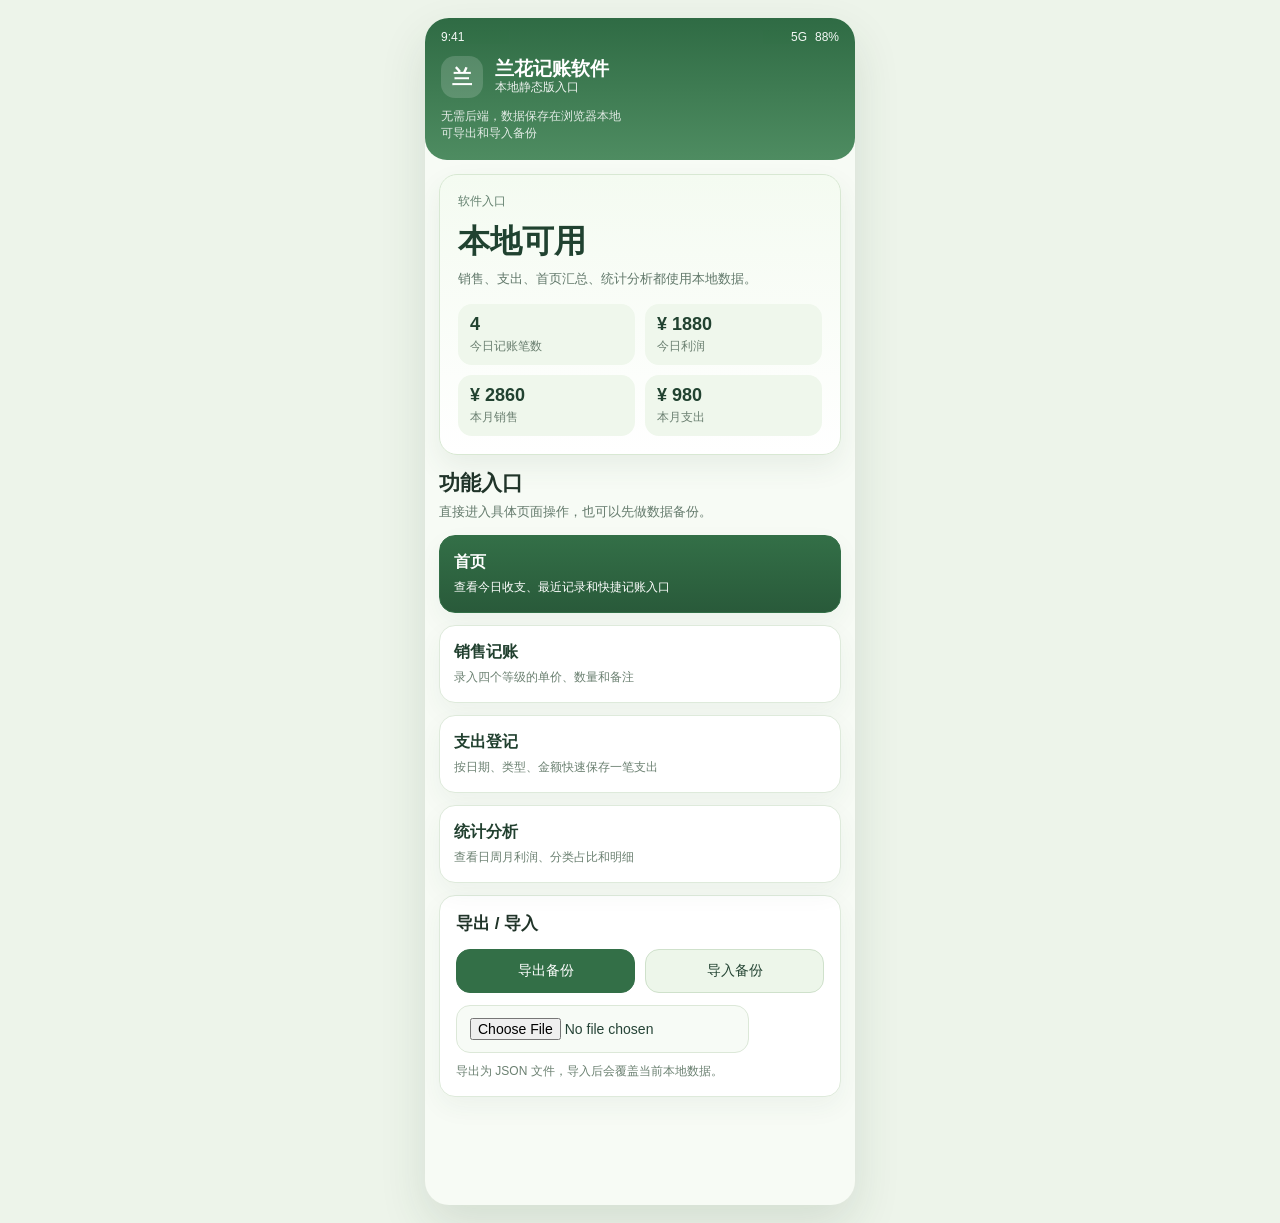
<file: index.html>
<!DOCTYPE html>
<html lang="zh-CN">
<head>
  <meta charset="UTF-8">
  <meta name="viewport" content="width=device-width, initial-scale=1.0">
  <title>兰花记账软件入口</title>
  <link rel="stylesheet" href="styles.css">
</head>
<body>
  <div class="page-shell">
    <div class="frame">
      <div class="topbar">
        <div class="mobile-statusbar">
          <span>9:41</span>
          <div class="status-icons">
            <span>5G</span>
            <span>88%</span>
          </div>
        </div>
        <div class="brand">
          <div class="brand-mark">兰</div>
          <div>
            <h1>兰花记账软件</h1>
            <p>本地静态版入口</p>
          </div>
        </div>
        <div class="topbar-meta">
          <p class="meta-line">无需后端，数据保存在浏览器本地</p>
          <p class="meta-line" id="index-meta-label">可导出和导入备份</p>
        </div>
      </div>
      <div class="app-body">
        <main class="content">
          <section class="hero-card">
            <div class="eyebrow">软件入口</div>
            <div class="kpi-value">本地可用</div>
            <div class="kpi-label">销售、支出、首页汇总、统计分析都使用本地数据。</div>
            <div class="summary-inline" id="index-summary-inline"></div>
          </section>

          <h2 class="section-title">功能入口</h2>
          <p class="section-subtitle">直接进入具体页面操作，也可以先做数据备份。</p>

          <section class="quick-grid">
            <a class="quick-action primary" href="dashboard.html">
              <div class="action-title">首页</div>
              <div class="action-desc">查看今日收支、最近记录和快捷记账入口</div>
            </a>
            <a class="quick-action" href="sales.html">
              <div class="action-title">销售记账</div>
              <div class="action-desc">录入四个等级的单价、数量和备注</div>
            </a>
            <a class="quick-action" href="expenses.html">
              <div class="action-title">支出登记</div>
              <div class="action-desc">按日期、类型、金额快速保存一笔支出</div>
            </a>
            <a class="quick-action" href="analytics.html">
              <div class="action-title">统计分析</div>
              <div class="action-desc">查看日周月利润、分类占比和明细</div>
            </a>
          </section>

          <section class="panel" style="margin-top: 12px;">
            <h3>导出 / 导入</h3>
            <div class="actions">
              <button class="btn primary" type="button" id="index-export-button">导出备份</button>
              <label class="btn" for="index-import-input">导入备份</label>
            </div>
            <input class="input-box" type="file" id="index-import-input" accept="application/json" style="margin-top: 12px;">
            <div class="record-meta" style="margin-top: 10px;">导出为 JSON 文件，导入后会覆盖当前本地数据。</div>
          </section>
        </main>
      </div>
    </div>
  </div>

  <script src="data.js"></script>
  <script>
    OrchidBookkeeping.seedDemoData();

    function downloadBackup() {
      const blob = new Blob([OrchidBookkeeping.exportStore()], { type: "application/json" });
      const url = URL.createObjectURL(blob);
      const link = document.createElement("a");
      link.href = url;
      link.download = `orchid-bookkeeping-backup-${OrchidBookkeeping.toDateKey(new Date())}.json`;
      link.click();
      URL.revokeObjectURL(url);
    }

    function renderIndexSummary() {
      const todaySummary = OrchidBookkeeping.getTodaySummary();
      const monthSummary = OrchidBookkeeping.getRangeSummary("month");
      document.getElementById("index-summary-inline").innerHTML = `
        <div class="summary-chip">
          <strong>${todaySummary.salesCount + todaySummary.expenseCount}</strong>
          <span>今日记账笔数</span>
        </div>
        <div class="summary-chip">
          <strong>${OrchidBookkeeping.formatCurrencyPrecise(todaySummary.profitTotal)}</strong>
          <span>今日利润</span>
        </div>
        <div class="summary-chip">
          <strong>${OrchidBookkeeping.formatCurrencyPrecise(monthSummary.salesTotal)}</strong>
          <span>本月销售</span>
        </div>
        <div class="summary-chip">
          <strong>${OrchidBookkeeping.formatCurrencyPrecise(monthSummary.expenseTotal)}</strong>
          <span>本月支出</span>
        </div>
      `;
    }

    document.getElementById("index-export-button").addEventListener("click", downloadBackup);
    document.getElementById("index-import-input").addEventListener("change", async (event) => {
      const file = event.target.files?.[0];
      if (!file) return;
      const text = await file.text();
      OrchidBookkeeping.importStore(text);
      renderIndexSummary();
      alert("导入成功，入口页汇总已刷新。");
    });

    renderIndexSummary();
  </script>
</body>
</html>
</file>
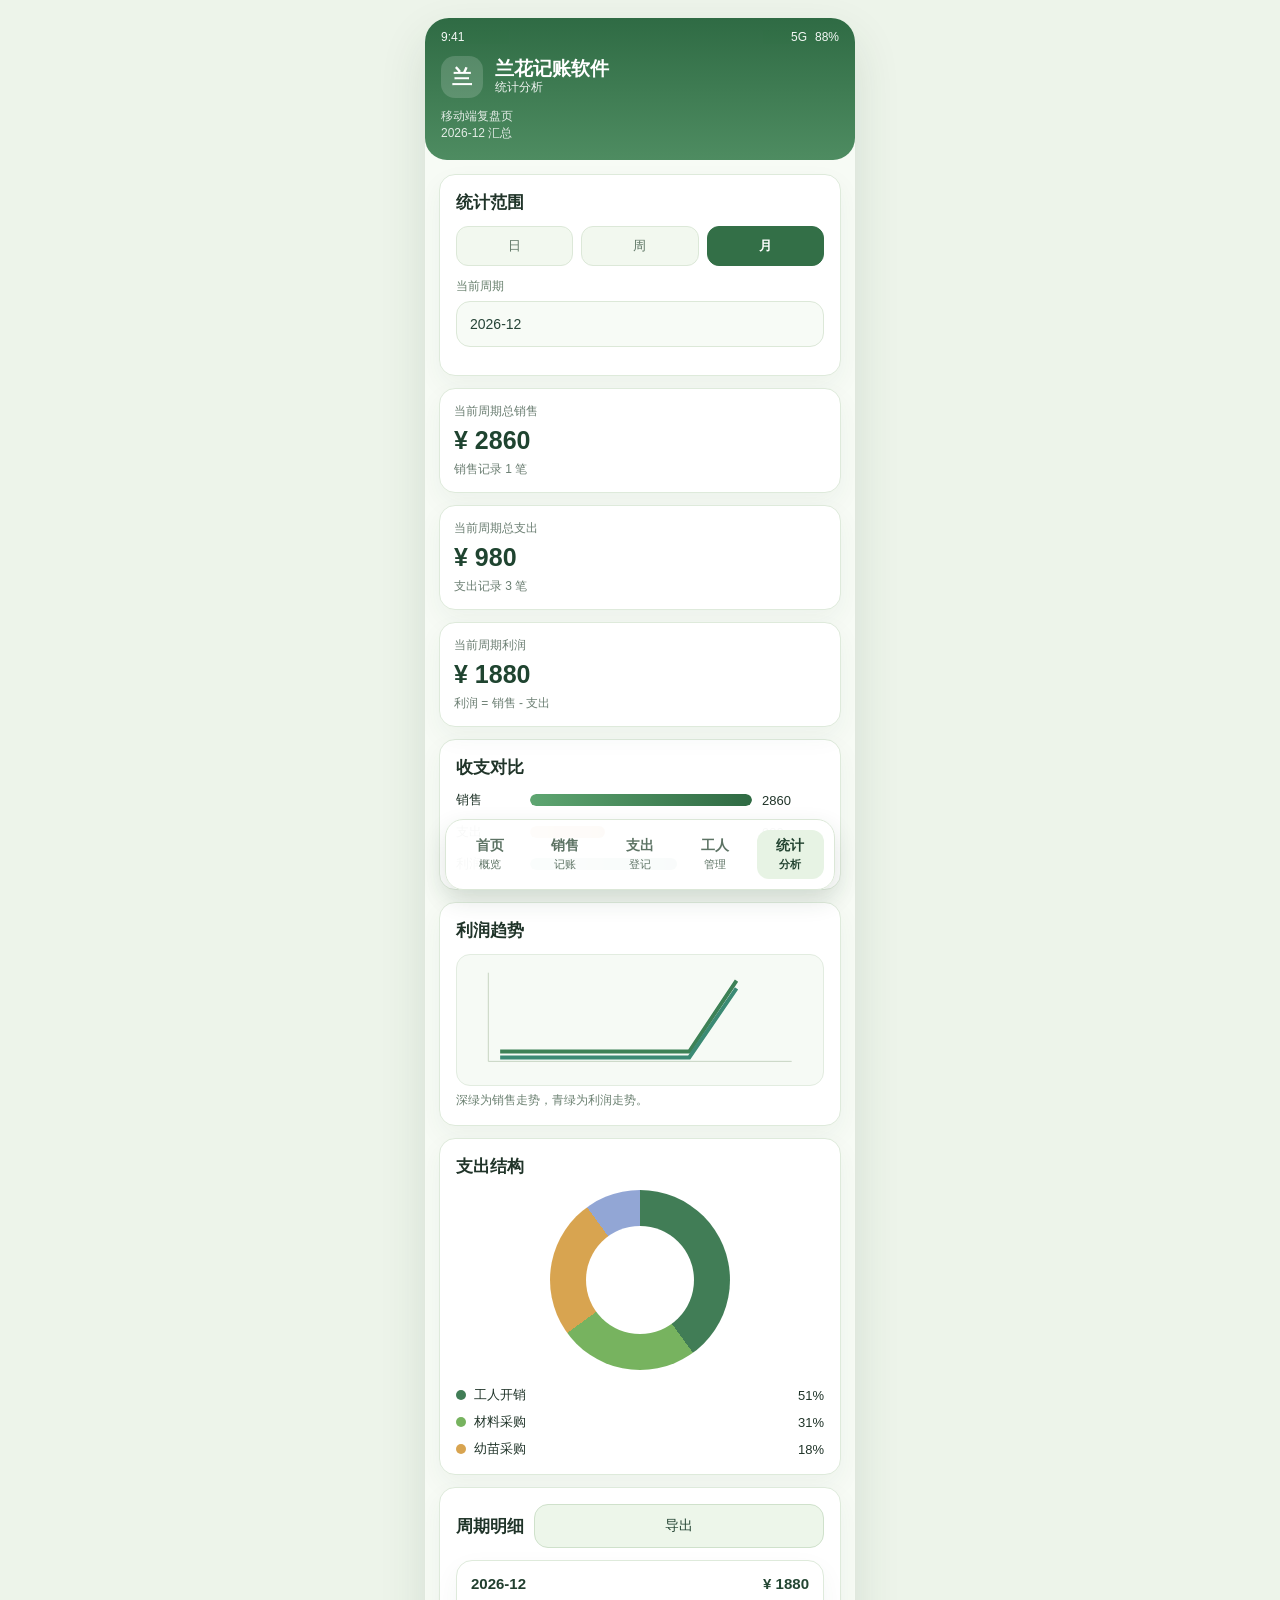
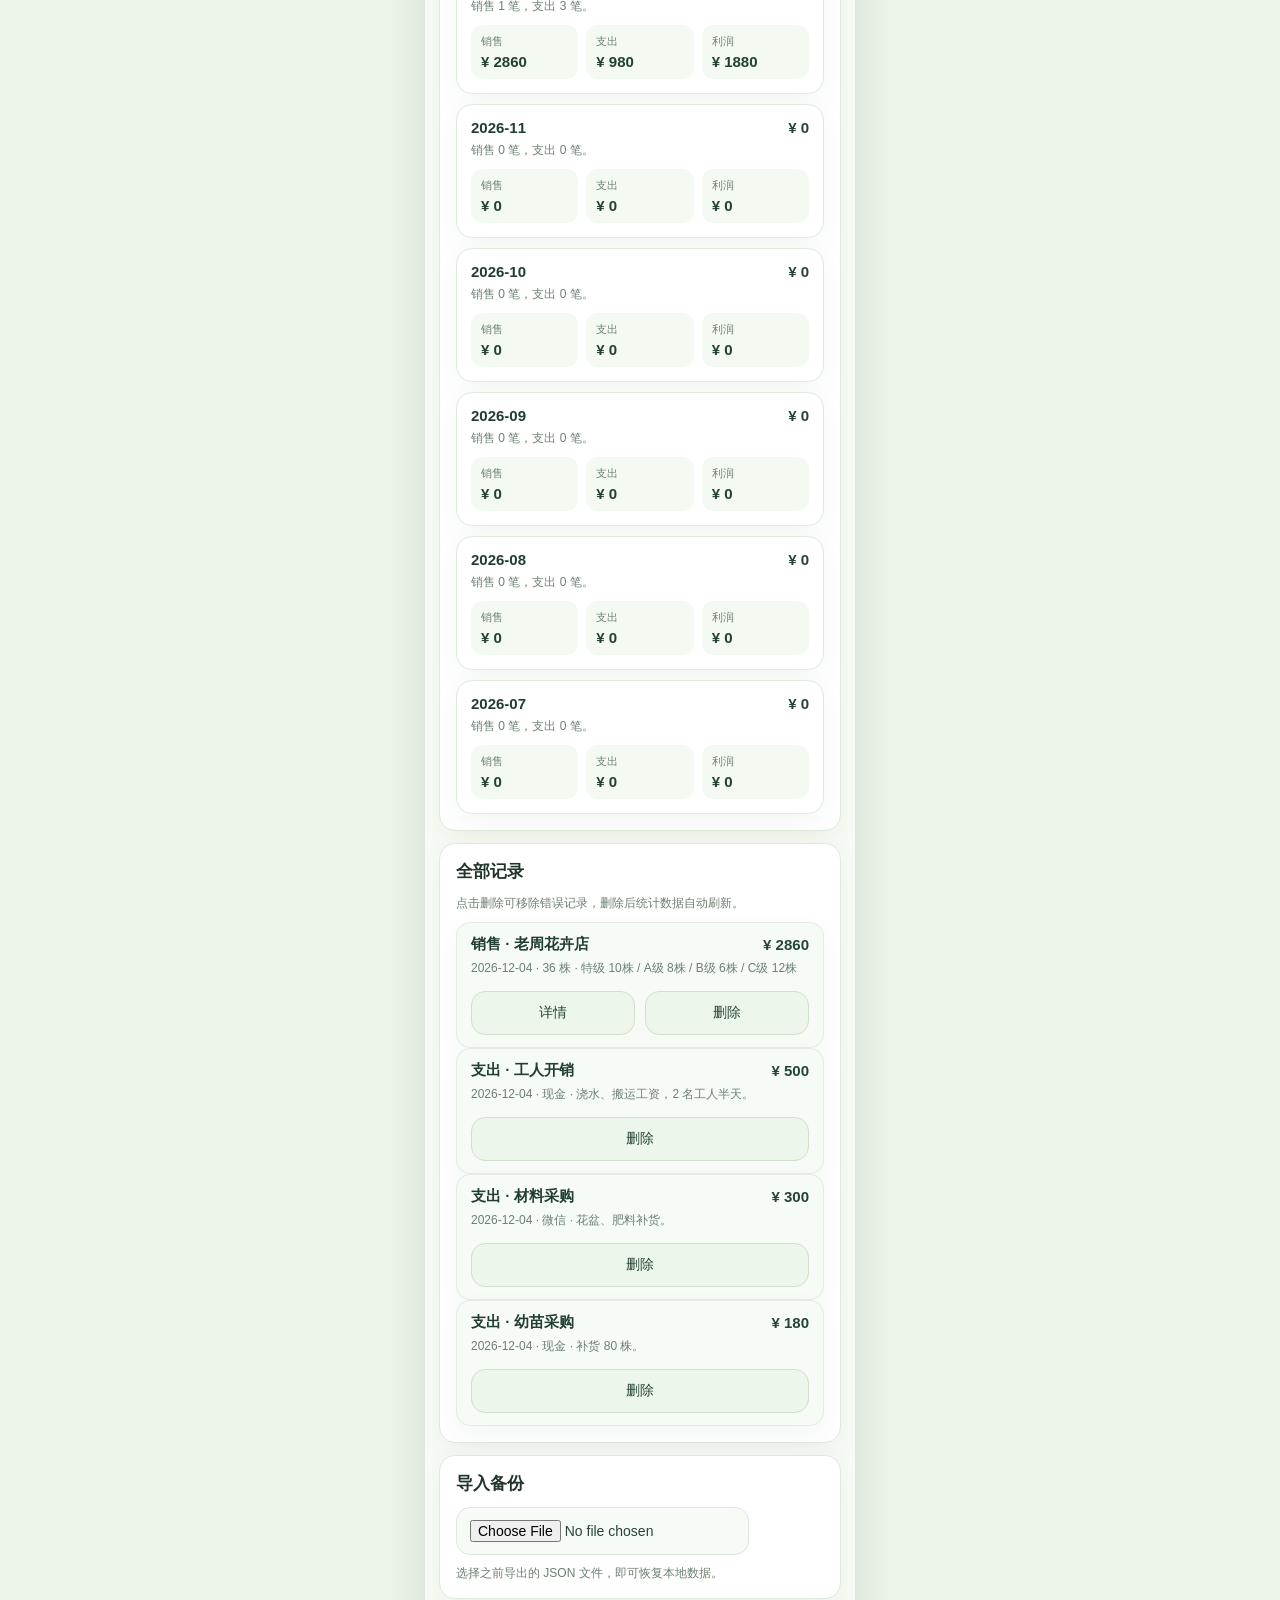
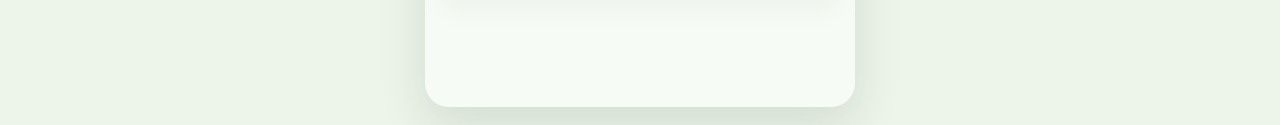
<file: analytics.html>
<!DOCTYPE html>
<html lang="zh-CN">
<head>
  <meta charset="UTF-8">
  <meta name="viewport" content="width=device-width, initial-scale=1.0">
  <title>兰花记账软件 - 统计分析</title>
  <link rel="stylesheet" href="styles.css">
</head>
<body>
  <div class="page-shell">
    <div class="frame">
      <div class="topbar">
        <div class="mobile-statusbar">
          <span>9:41</span>
          <div class="status-icons">
            <span>5G</span>
            <span>88%</span>
          </div>
        </div>
        <div class="brand">
          <div class="brand-mark">兰</div>
          <div>
            <h1>兰花记账软件</h1>
            <p>统计分析</p>
          </div>
        </div>
        <div class="topbar-meta">
          <p class="meta-line">移动端复盘页</p>
          <p class="meta-line" id="analytics-label">日 / 周 / 月汇总查看</p>
        </div>
      </div>
      <div class="app-body">
        <main class="content">
          <section class="panel">
            <h3>统计范围</h3>
            <div class="segmented">
              <div class="segment" data-mode="day">日</div>
              <div class="segment" data-mode="week">周</div>
              <div class="segment active" data-mode="month">月</div>
            </div>
            <div class="field-grid single" style="margin-top: 12px;">
              <div>
                <div class="label">当前周期</div>
                <div class="input-box" id="analytics-period-label"></div>
              </div>
            </div>
          </section>

          <section class="summary-grid" style="margin-top: 12px;" id="analytics-summary-grid"></section>

          <section class="panel" style="margin-top: 12px;">
            <h3>收支对比</h3>
            <div class="bar-chart" id="analytics-bar-chart"></div>
          </section>

          <section class="panel" style="margin-top: 12px;">
            <h3>利润趋势</h3>
            <svg class="trend-svg" viewBox="0 0 360 132" xmlns="http://www.w3.org/2000/svg">
              <line x1="26" y1="18" x2="26" y2="108" stroke="#c7d4c3" stroke-width="1"/>
              <line x1="26" y1="108" x2="334" y2="108" stroke="#c7d4c3" stroke-width="1"/>
              <polyline id="analytics-sales-line" fill="none" stroke="#3d8156" stroke-width="4" points="38,90 86,82 134,70 182,60 230,48 278,38 326,32"/>
              <polyline id="analytics-profit-line" fill="none" stroke="#3b8a74" stroke-width="4" points="38,100 86,92 134,82 182,68 230,58 278,46 326,40"/>
            </svg>
            <div class="record-meta">深绿为销售走势，青绿为利润走势。</div>
          </section>

          <section class="panel" style="margin-top: 12px;">
            <h3>支出结构</h3>
            <div class="donut"></div>
            <div class="legend" id="analytics-expense-legend"></div>
          </section>

          <section class="panel" style="margin-top: 12px;">
            <div class="record-head">
              <h3 style="margin: 0;">周期明细</h3>
              <button class="btn" type="button" id="analytics-export-button">导出</button>
            </div>
            <div class="period-list" style="margin-top: 12px;" id="analytics-period-list"></div>
          </section>

          <section class="panel" style="margin-top: 12px;">
            <h3>全部记录</h3>
            <div class="record-meta" style="margin-bottom: 10px;">点击删除可移除错误记录，删除后统计数据自动刷新。</div>
            <div id="analytics-all-records"></div>
            <button class="btn" type="button" id="records-toggle-btn" style="width:100%;margin-top:8px;display:none;">展开全部</button>
          </section>

          <section class="panel" style="margin-top: 12px;">
            <h3>导入备份</h3>
            <input class="input-box" type="file" id="analytics-import-input" accept="application/json">
            <div class="record-meta" style="margin-top: 10px;">选择之前导出的 JSON 文件，即可恢复本地数据。</div>
          </section>
        </main>
      </div>
    </div>
  </div>
  <nav class="mobile-tabbar">
    <a href="dashboard.html"><strong>首页</strong>概览</a>
    <a href="sales.html"><strong>销售</strong>记账</a>
    <a href="expenses.html"><strong>支出</strong>登记</a>
    <a href="workers.html"><strong>工人</strong>管理</a>
    <a class="active" href="analytics.html"><strong>统计</strong>分析</a>
  </nav>

  <script src="data.js?v=2"></script>
  <script>
    let currentMode = "month";
    let recordsExpanded = false;
    let expandedRecordId = null;

    function buildPolylinePoints(values, minY, maxY) {
      const maxValue = Math.max(...values, 1);
      const stepX = 48;
      return values.map((value, index) => {
        const x = 38 + index * stepX;
        const y = maxY - (value / maxValue) * (maxY - minY);
        return `${x},${y}`;
      }).join(" ");
    }

    function buildTrendBase(mode) {
      const points = [];
      const summaryList = [];
      const totalSteps = mode === "day" ? 7 : mode === "week" ? 6 : 6;
      for (let i = totalSteps - 1; i >= 0; i -= 1) {
        const date = new Date();
        if (mode === "day") {
          date.setDate(date.getDate() - i);
        } else if (mode === "week") {
          date.setDate(date.getDate() - i * 7);
        } else {
          date.setMonth(date.getMonth() - i);
        }
        summaryList.push(OrchidBookkeeping.getRangeSummary(mode, date));
      }
      return summaryList;
    }

    function downloadBackup() {
      const blob = new Blob([OrchidBookkeeping.exportStore()], { type: "application/json" });
      const url = URL.createObjectURL(blob);
      const link = document.createElement("a");
      link.href = url;
      link.download = `orchid-bookkeeping-backup-${OrchidBookkeeping.toDateKey(new Date())}.json`;
      link.click();
      URL.revokeObjectURL(url);
    }

    function renderAnalytics() {
      const summary = OrchidBookkeeping.getRangeSummary(currentMode);
      const breakdown = OrchidBookkeeping.getExpenseBreakdown(currentMode);
      const trendBase = buildTrendBase(currentMode);

      document.getElementById("analytics-label").textContent = `${summary.label} 汇总`;
      document.getElementById("analytics-period-label").textContent = summary.label;
      document.getElementById("analytics-summary-grid").innerHTML = `
        <div class="mini-card">
          <div class="muted">当前周期总销售</div>
          <strong>${OrchidBookkeeping.formatCurrencyPrecise(summary.salesTotal)}</strong>
          <span>销售记录 ${summary.salesCount} 笔</span>
        </div>
        <div class="mini-card">
          <div class="muted">当前周期总支出</div>
          <strong>${OrchidBookkeeping.formatCurrencyPrecise(summary.expenseTotal)}</strong>
          <span>支出记录 ${summary.expenseCount} 笔</span>
        </div>
        <div class="mini-card">
          <div class="muted">当前周期利润</div>
          <strong>${OrchidBookkeeping.formatCurrencyPrecise(summary.profitTotal)}</strong>
          <span>利润 = 销售 - 支出</span>
        </div>
      `;

      const maxAmount = Math.max(summary.salesTotal, summary.expenseTotal, Math.abs(summary.profitTotal), 1);
      document.getElementById("analytics-bar-chart").innerHTML = `
        <div class="bar-row">
          <div>销售</div>
          <div class="bar-track"><div class="bar-fill" style="width:${Math.round((summary.salesTotal / maxAmount) * 100)}%;"></div></div>
          <div>${Math.round(summary.salesTotal)}</div>
        </div>
        <div class="bar-row">
          <div>支出</div>
          <div class="bar-track"><div class="bar-fill expense" style="width:${Math.round((summary.expenseTotal / maxAmount) * 100)}%;"></div></div>
          <div>${Math.round(summary.expenseTotal)}</div>
        </div>
        <div class="bar-row">
          <div>利润</div>
          <div class="bar-track"><div class="bar-fill profit" style="width:${Math.round((Math.abs(summary.profitTotal) / maxAmount) * 100)}%;"></div></div>
          <div>${Math.round(summary.profitTotal)}</div>
        </div>
      `;

      document.getElementById("analytics-sales-line").setAttribute("points", buildPolylinePoints(trendBase.map((item) => item.salesTotal), 26, 98));
      document.getElementById("analytics-profit-line").setAttribute("points", buildPolylinePoints(trendBase.map((item) => item.profitTotal), 34, 104));

      const legend = document.getElementById("analytics-expense-legend");
      if (!breakdown.length) {
        legend.innerHTML = '<div class="record-meta">当前周期没有支出数据。</div>';
      } else {
        const dotClasses = ["green", "light-green", "orange", "blue"];
        legend.innerHTML = breakdown.map((item, index) => `
          <div class="legend-item">
            <div class="legend-label"><span class="dot ${dotClasses[index % dotClasses.length]}"></span>${item.label}</div>
            <div>${item.percent}%</div>
          </div>
        `).join("");
      }

      const periods = trendBase.slice().reverse();
      document.getElementById("analytics-period-list").innerHTML = periods.map((item) => `
        <div class="period-card">
          <div class="period-head">
            <div class="period-title">${item.label}</div>
            <div class="period-profit">${OrchidBookkeeping.formatCurrencyPrecise(item.profitTotal)}</div>
          </div>
          <div class="period-meta">销售 ${item.salesCount} 笔，支出 ${item.expenseCount} 笔。</div>
          <div class="period-values">
            <div>销售<strong>${OrchidBookkeeping.formatCurrencyPrecise(item.salesTotal)}</strong></div>
            <div>支出<strong>${OrchidBookkeeping.formatCurrencyPrecise(item.expenseTotal)}</strong></div>
            <div>利润<strong>${OrchidBookkeeping.formatCurrencyPrecise(item.profitTotal)}</strong></div>
          </div>
        </div>
      `).join("");

      renderAllRecords();
    }

    function renderAllRecords() {
      const sales = OrchidBookkeeping.getSalesRecords();
      const expenses = OrchidBookkeeping.getExpenseRecords();
      const container = document.getElementById("analytics-all-records");
      const toggleBtn = document.getElementById("records-toggle-btn");

      if (!sales.length && !expenses.length) {
        container.innerHTML = '<div class="record-meta">还没有任何记录。</div>';
        toggleBtn.style.display = "none";
        return;
      }

      const allRecords = [
        ...sales.map((r) => ({ ...r, _type: "sale" })),
        ...expenses.map((r) => ({ ...r, _type: "expense" }))
      ].sort((a, b) => b.createdAt.localeCompare(a.createdAt));

      const defaultShow = 5;
      const displayRecords = recordsExpanded ? allRecords : allRecords.slice(0, defaultShow);

      container.innerHTML = displayRecords.map((record) => {
        if (record._type === "sale") {
          const isExpanded = expandedRecordId === record.id;
          const hasDetails = record.gradeItems.some((g) => g.quantity > 0 || g.note);
          return `
            <div class="record-card">
              <div class="record-head" style="cursor:pointer;" data-record-toggle="${record.id}">
                <div class="record-title">销售 · ${record.customer || "未命名客户"}</div>
                <div class="record-amount">${OrchidBookkeeping.formatCurrencyPrecise(record.totalAmount)}</div>
              </div>
              <div class="record-meta">${record.date} · ${record.totalQuantity} 株 · ${record.gradeItems.filter((g) => g.quantity > 0).map((item) => `${item.gradeLabel} ${item.quantity}株`).join(" / ")}</div>
              ${isExpanded ? `
                <div style="margin-top:10px;border-top:1px solid #e2ece0;padding-top:10px;">
                  <table style="width:100%;font-size:13px;border-collapse:collapse;">
                    <tr style="color:#64796b;font-size:11px;">
                      <td style="padding:4px 0;">品类</td>
                      <td style="text-align:right;">单价</td>
                      <td style="text-align:right;">数量</td>
                      <td style="text-align:right;">金额</td>
                    </tr>
                    ${record.gradeItems.filter((g) => g.quantity > 0).map((g) => `
                      <tr>
                        <td style="padding:4px 0;font-weight:600;">${g.gradeLabel}</td>
                        <td style="text-align:right;">${g.price}</td>
                        <td style="text-align:right;">${g.quantity} 株</td>
                        <td style="text-align:right;font-weight:600;">${OrchidBookkeeping.formatCurrencyPrecise(g.amount)}</td>
                      </tr>
                      ${g.note ? `<tr><td colspan="4" style="padding:0 0 4px;color:#64796b;font-size:12px;">📝 ${g.note}</td></tr>` : ""}
                    `).join("")}
                  </table>
                </div>
              ` : ""}
              <div class="actions">
                ${hasDetails ? `<button class="btn" type="button" data-record-detail="${record.id}">${isExpanded ? "收起" : "详情"}</button>` : ""}
                <button class="btn" type="button" data-delete-sale="${record.id}">删除</button>
              </div>
            </div>
          `;
        }
        return `
          <div class="record-card">
            <div class="record-head">
              <div class="record-title">支出 · ${record.expenseType}</div>
              <div class="record-amount">${OrchidBookkeeping.formatCurrencyPrecise(record.amount)}</div>
            </div>
            <div class="record-meta">${record.date} · ${record.paymentMethod} · ${record.note || "无备注"}</div>
            <div class="actions">
              <button class="btn" type="button" data-delete-expense="${record.id}">删除</button>
            </div>
          </div>
        `;
      }).join("");

      // 展开/收纳按钮
      if (allRecords.length > defaultShow) {
        toggleBtn.style.display = "block";
        toggleBtn.textContent = recordsExpanded ? "收起" : `展开全部 ${allRecords.length} 条`;
      } else {
        toggleBtn.style.display = "none";
      }

      // 记录详情展开/收起
      container.querySelectorAll("[data-record-toggle]").forEach((el) => {
        el.addEventListener("click", (e) => {
          if (e.target.closest("[data-delete-sale]") || e.target.closest("[data-record-detail]")) return;
          const id = el.dataset.recordToggle;
          expandedRecordId = expandedRecordId === id ? null : id;
          renderAllRecords();
        });
      });

      container.querySelectorAll("[data-record-detail]").forEach((btn) => {
        btn.addEventListener("click", () => {
          const id = btn.dataset.recordDetail;
          expandedRecordId = expandedRecordId === id ? null : id;
          renderAllRecords();
        });
      });

      container.querySelectorAll("[data-delete-sale]").forEach((btn) => {
        btn.addEventListener("click", () => {
          if (confirm("确定删除这条销售记录？")) {
            OrchidBookkeeping.deleteSaleRecord(btn.dataset.deleteSale);
            renderAnalytics();
          }
        });
      });

      container.querySelectorAll("[data-delete-expense]").forEach((btn) => {
        btn.addEventListener("click", () => {
          if (confirm("确定删除这条支出记录？")) {
            OrchidBookkeeping.deleteExpenseRecord(btn.dataset.deleteExpense);
            renderAnalytics();
          }
        });
      });
    }

    document.querySelectorAll("[data-mode]").forEach((segment) => {
      segment.addEventListener("click", () => {
        currentMode = segment.dataset.mode;
        document.querySelectorAll("[data-mode]").forEach((item) => item.classList.toggle("active", item === segment));
        renderAnalytics();
      });
    });

    document.getElementById("analytics-export-button").addEventListener("click", downloadBackup);

    document.getElementById("records-toggle-btn").addEventListener("click", () => {
      recordsExpanded = !recordsExpanded;
      renderAllRecords();
    });

    document.getElementById("analytics-import-input").addEventListener("change", async (event) => {
      const file = event.target.files?.[0];
      if (!file) return;
      const text = await file.text();
      OrchidBookkeeping.importStore(text);
      renderAnalytics();
      alert("导入成功，统计数据已刷新。");
    });

    renderAnalytics();
  </script>
</body>
</html>
</file>
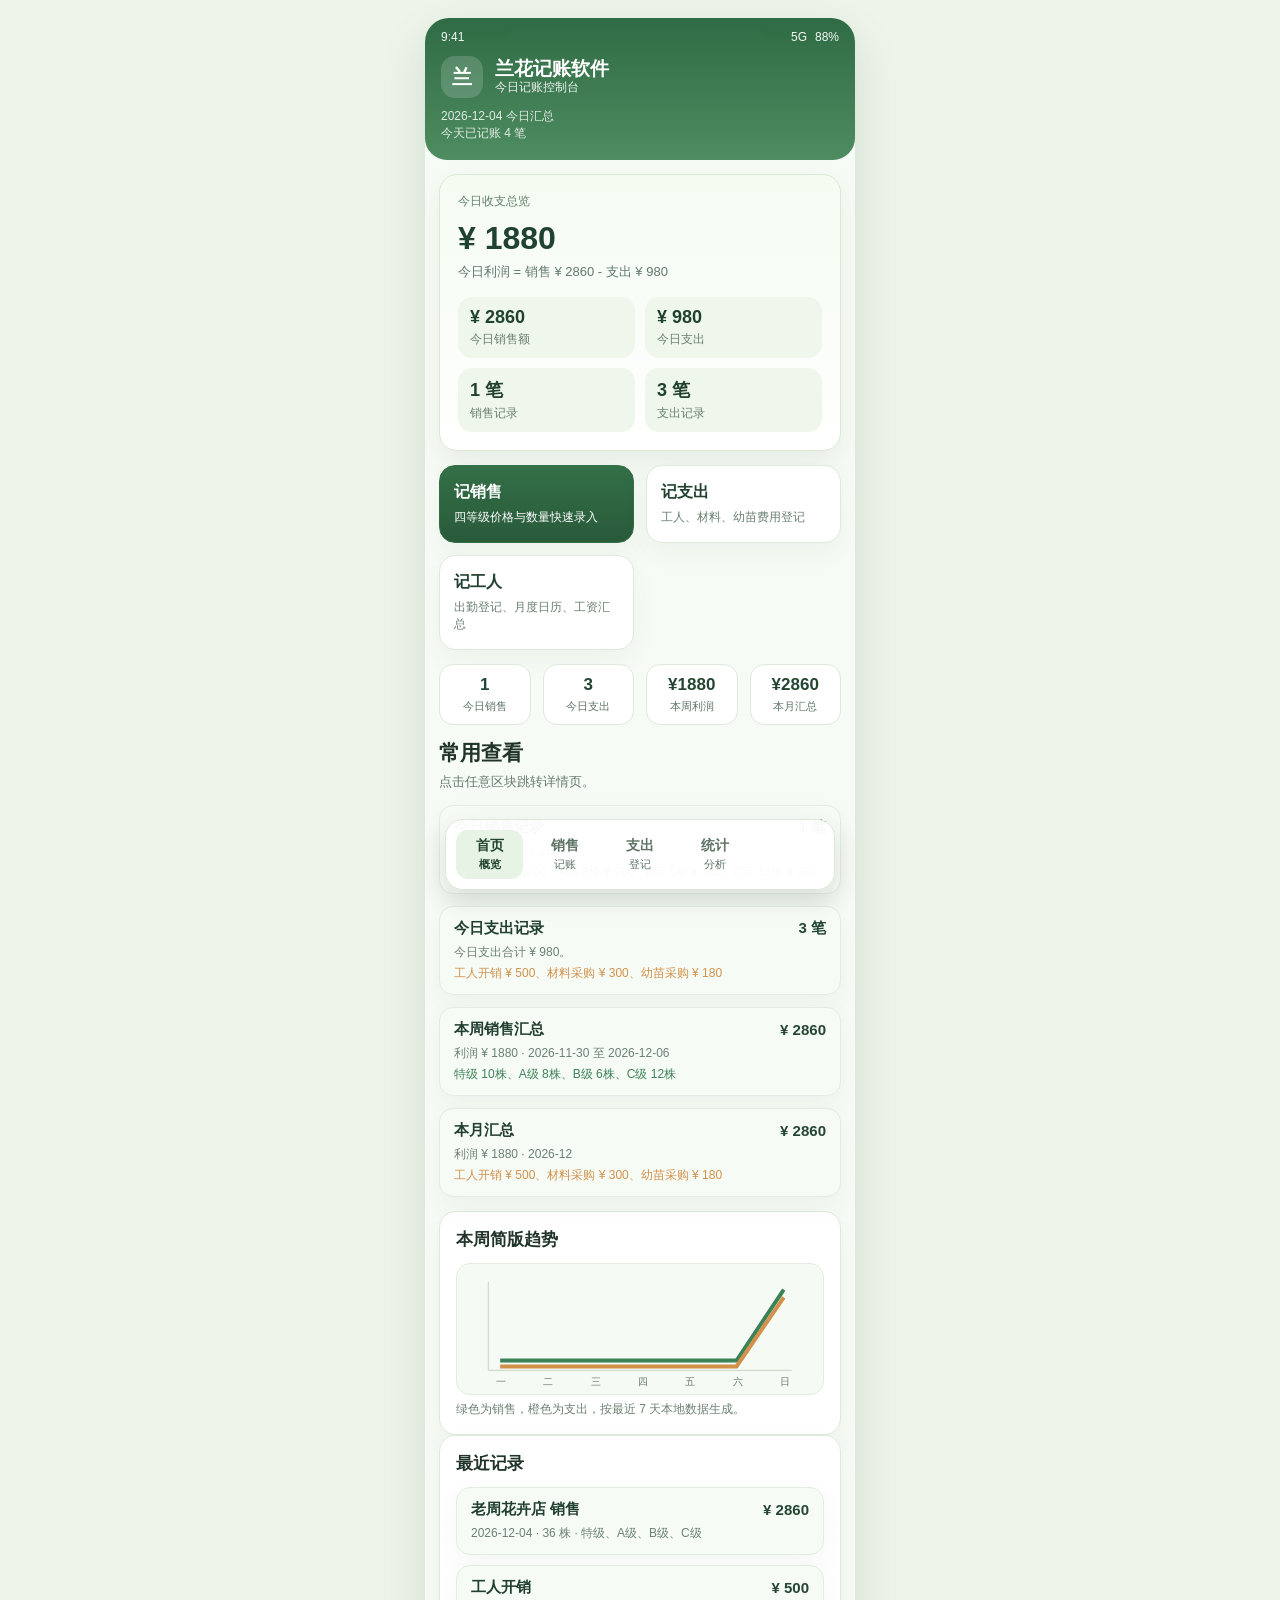
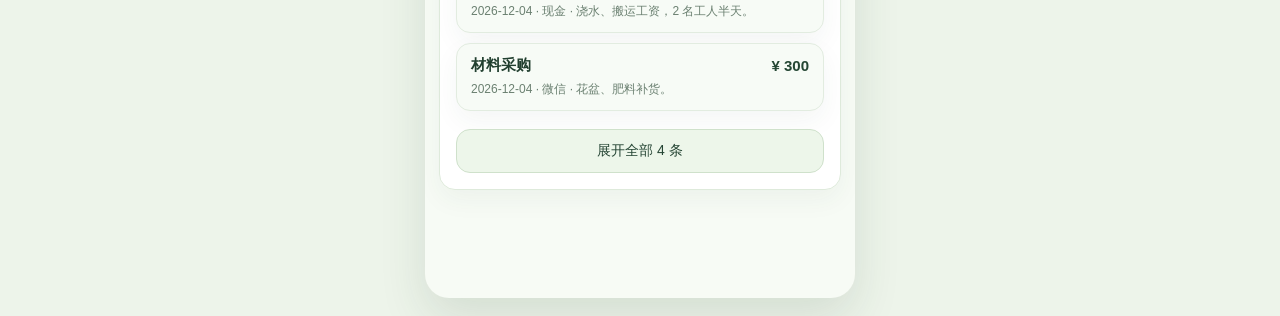
<file: dashboard.html>
<!DOCTYPE html>
<html lang="zh-CN">
<head>
  <meta charset="UTF-8">
  <meta name="viewport" content="width=device-width, initial-scale=1.0">
  <title>兰花记账软件 - 首页</title>
  <link rel="stylesheet" href="styles.css">
</head>
<body>
  <div class="page-shell">
    <div class="frame">
      <div class="topbar">
        <div class="mobile-statusbar">
          <span>9:41</span>
          <div class="status-icons">
            <span>5G</span>
            <span>88%</span>
          </div>
        </div>
        <div class="brand">
          <div class="brand-mark">兰</div>
          <div>
            <h1>兰花记账软件</h1>
            <p>今日记账控制台</p>
          </div>
        </div>
        <div class="topbar-meta">
          <p class="meta-line" id="dashboard-date-label"></p>
          <p class="meta-line" id="dashboard-count-label"></p>
        </div>
      </div>
      <div class="app-body">
        <main class="content">
          <section class="hero-card">
            <div class="eyebrow">今日收支总览</div>
            <div class="kpi-value" id="today-profit">¥ 0</div>
            <div class="kpi-label" id="today-profit-detail">今日利润 = 销售 ¥ 0 - 支出 ¥ 0</div>
            <div class="summary-inline" id="today-summary-inline"></div>
          </section>

          <section class="action-grid">
            <a class="quick-action primary" href="sales.html">
              <div class="action-title">记销售</div>
              <div class="action-desc">四等级价格与数量快速录入</div>
            </a>
            <a class="quick-action" href="expenses.html">
              <div class="action-title">记支出</div>
              <div class="action-desc">工人、材料、幼苗费用登记</div>
            </a>
            <a class="quick-action" href="workers.html">
              <div class="action-title">记工人</div>
              <div class="action-desc">出勤登记、月度日历、工资汇总</div>
            </a>
          </section>

          <section class="mobile-shortcuts" id="dashboard-shortcuts"></section>

          <h2 class="section-title">常用查看</h2>
          <p class="section-subtitle">点击任意区块跳转详情页。</p>

          <section class="quick-grid" id="dashboard-quick-grid"></section>

          <section class="panel trend-panel">
            <h3>本周简版趋势</h3>
            <svg class="trend-svg" viewBox="0 0 360 132" xmlns="http://www.w3.org/2000/svg">
              <line x1="26" y1="18" x2="26" y2="108" stroke="#c7d4c3" stroke-width="1"/>
              <line x1="26" y1="108" x2="334" y2="108" stroke="#c7d4c3" stroke-width="1"/>
              <polyline id="dashboard-sales-trend" fill="none" stroke="#3d8156" stroke-width="4" points="38,96 86,88 134,82 182,74 230,68 278,56 326,46"/>
              <polyline id="dashboard-expense-trend" fill="none" stroke="#d1914b" stroke-width="4" points="38,104 86,98 134,90 182,84 230,82 278,76 326,70"/>
              <text x="34" y="123" font-size="10" fill="#64796b">一</text>
              <text x="82" y="123" font-size="10" fill="#64796b">二</text>
              <text x="130" y="123" font-size="10" fill="#64796b">三</text>
              <text x="178" y="123" font-size="10" fill="#64796b">四</text>
              <text x="226" y="123" font-size="10" fill="#64796b">五</text>
              <text x="274" y="123" font-size="10" fill="#64796b">六</text>
              <text x="322" y="123" font-size="10" fill="#64796b">日</text>
            </svg>
            <div class="record-meta">绿色为销售，橙色为支出，按最近 7 天本地数据生成。</div>
          </section>

          <section class="panel">
            <h3>最近记录</h3>
            <div class="list" id="latest-records-list"></div>
          </section>
        </main>
      </div>
    </div>
  </div>
  <nav class="mobile-tabbar">
    <a class="active" href="dashboard.html"><strong>首页</strong>概览</a>
    <a href="sales.html"><strong>销售</strong>记账</a>
    <a href="expenses.html"><strong>支出</strong>登记</a>
    <a href="analytics.html"><strong>统计</strong>分析</a>
  </nav>

  <script src="data.js"></script>
  <script>
    function buildLastSevenDaysData() {
      const sales = OrchidBookkeeping.getSalesRecords();
      const expenses = OrchidBookkeeping.getExpenseRecords();
      const days = [];
      for (let i = 6; i >= 0; i -= 1) {
        const day = new Date();
        day.setDate(day.getDate() - i);
        const dayKey = OrchidBookkeeping.toDateKey(day);
        const salesTotal = sales
          .filter((item) => item.date === dayKey)
          .reduce((sum, item) => sum + item.totalAmount, 0);
        const expenseTotal = expenses
          .filter((item) => item.date === dayKey)
          .reduce((sum, item) => sum + item.amount, 0);
        days.push({ dayKey, salesTotal, expenseTotal });
      }
      return days;
    }

    function buildPolylinePoints(values, minY, maxY) {
      const maxValue = Math.max(...values, 1);
      const stepX = 48;
      return values.map((value, index) => {
        const x = 38 + index * stepX;
        const y = maxY - (value / maxValue) * (maxY - minY);
        return `${x},${y}`;
      }).join(" ");
    }

    let latestExpanded = false;

    function renderDashboard() {
      const todaySummary = OrchidBookkeeping.getTodaySummary();
      const weekSummary = OrchidBookkeeping.getRangeSummary("week");
      const monthSummary = OrchidBookkeeping.getRangeSummary("month");
      const allSales = OrchidBookkeeping.getSalesRecords();
      const allExpenses = OrchidBookkeeping.getExpenseRecords();
      const days = buildLastSevenDaysData();
      const today = OrchidBookkeeping.toDateKey(new Date());

      document.getElementById("dashboard-date-label").textContent = `${today} 今日汇总`;
      document.getElementById("dashboard-count-label").textContent = `今天已记账 ${todaySummary.salesCount + todaySummary.expenseCount} 笔`;
      document.getElementById("today-profit").textContent = OrchidBookkeeping.formatCurrencyPrecise(todaySummary.profitTotal);
      document.getElementById("today-profit-detail").textContent = `今日利润 = 销售 ${OrchidBookkeeping.formatCurrencyPrecise(todaySummary.salesTotal)} - 支出 ${OrchidBookkeeping.formatCurrencyPrecise(todaySummary.expenseTotal)}`;

      document.getElementById("today-summary-inline").innerHTML = `
        <div class="summary-chip">
          <strong>${OrchidBookkeeping.formatCurrencyPrecise(todaySummary.salesTotal)}</strong>
          <span>今日销售额</span>
        </div>
        <div class="summary-chip">
          <strong>${OrchidBookkeeping.formatCurrencyPrecise(todaySummary.expenseTotal)}</strong>
          <span>今日支出</span>
        </div>
        <div class="summary-chip">
          <strong>${todaySummary.salesCount} 笔</strong>
          <span>销售记录</span>
        </div>
        <div class="summary-chip">
          <strong>${todaySummary.expenseCount} 笔</strong>
          <span>支出记录</span>
        </div>
      `;

      document.getElementById("dashboard-shortcuts").innerHTML = `
        <div class="mobile-shortcut"><strong>${todaySummary.salesCount}</strong>今日销售</div>
        <div class="mobile-shortcut"><strong>${todaySummary.expenseCount}</strong>今日支出</div>
        <div class="mobile-shortcut"><strong>${OrchidBookkeeping.formatCurrencyPrecise(weekSummary.profitTotal).replace("¥ ", "¥")}</strong>本周利润</div>
        <div class="mobile-shortcut"><strong>${OrchidBookkeeping.formatCurrencyPrecise(monthSummary.salesTotal).replace("¥ ", "¥")}</strong>本月汇总</div>
      `;

      // 今日销售详情
      const todaySales = allSales.filter((s) => s.date === today);
      const gradeBreakdown = {};
      todaySales.forEach((s) => {
        (s.gradeItems || []).forEach((g) => {
          if (!gradeBreakdown[g.gradeLabel]) gradeBreakdown[g.gradeLabel] = { qty: 0, amount: 0 };
          gradeBreakdown[g.gradeLabel].qty += g.quantity;
          gradeBreakdown[g.gradeLabel].amount += g.amount;
        });
      });
      const gradeLines = Object.keys(gradeBreakdown).length
        ? Object.entries(gradeBreakdown).map(([label, d]) => `${label} ${d.qty}株 ${OrchidBookkeeping.formatCurrencyPrecise(d.amount)}`).join("、")
        : "暂无";

      // 今日支出详情
      const todayExpenses = allExpenses.filter((e) => e.date === today);
      const typeBreakdown = {};
      todayExpenses.forEach((e) => {
        const t = e.expenseType || "其他";
        typeBreakdown[t] = (typeBreakdown[t] || 0) + e.amount;
      });
      const typeLines = Object.keys(typeBreakdown).length
        ? Object.entries(typeBreakdown).map(([t, a]) => `${t} ${OrchidBookkeeping.formatCurrencyPrecise(a)}`).join("、")
        : "暂无";

      // 本周品类汇总
      const weekSales = weekSummary.sales;
      const weekGradeTotals = {};
      weekSales.forEach((s) => {
        (s.gradeItems || []).forEach((g) => {
          weekGradeTotals[g.gradeLabel] = (weekGradeTotals[g.gradeLabel] || 0) + g.quantity;
        });
      });
      const weekGradeLine = Object.keys(weekGradeTotals).length
        ? Object.entries(weekGradeTotals).map(([l, q]) => `${l} ${q}株`).join("、")
        : "暂无";

      // 本月支出类型
      const monthExpenses = monthSummary.expenses;
      const monthTypeTotals = {};
      monthExpenses.forEach((e) => {
        const t = e.expenseType || "其他";
        monthTypeTotals[t] = (monthTypeTotals[t] || 0) + e.amount;
      });
      const monthTypeLine = Object.keys(monthTypeTotals).length
        ? Object.entries(monthTypeTotals).map(([t, a]) => `${t} ${OrchidBookkeeping.formatCurrencyPrecise(a)}`).join("、")
        : "暂无";

      document.getElementById("dashboard-quick-grid").innerHTML = `
        <a class="record-card" href="sales.html" style="text-decoration:none;color:inherit;">
          <div class="record-head">
            <div class="record-title">今日销售记录</div>
            <div class="record-amount">${todaySummary.salesCount} 笔</div>
          </div>
          <div class="record-meta">今日销售合计 ${OrchidBookkeeping.formatCurrencyPrecise(todaySummary.salesTotal)}。</div>
          <div class="record-meta" style="margin-top:4px;color:#3d8156;">${gradeLines}</div>
        </a>
        <a class="record-card" href="expenses.html" style="text-decoration:none;color:inherit;">
          <div class="record-head">
            <div class="record-title">今日支出记录</div>
            <div class="record-amount">${todaySummary.expenseCount} 笔</div>
          </div>
          <div class="record-meta">今日支出合计 ${OrchidBookkeeping.formatCurrencyPrecise(todaySummary.expenseTotal)}。</div>
          <div class="record-meta" style="margin-top:4px;color:#d1914b;">${typeLines}</div>
        </a>
        <a class="record-card" href="sales.html" style="text-decoration:none;color:inherit;">
          <div class="record-head">
            <div class="record-title">本周销售汇总</div>
            <div class="record-amount">${OrchidBookkeeping.formatCurrencyPrecise(weekSummary.salesTotal)}</div>
          </div>
          <div class="record-meta">利润 ${OrchidBookkeeping.formatCurrencyPrecise(weekSummary.profitTotal)} · ${weekSummary.label}</div>
          <div class="record-meta" style="margin-top:4px;color:#3d8156;">${weekGradeLine}</div>
        </a>
        <a class="record-card" href="analytics.html" style="text-decoration:none;color:inherit;">
          <div class="record-head">
            <div class="record-title">本月汇总</div>
            <div class="record-amount">${OrchidBookkeeping.formatCurrencyPrecise(monthSummary.salesTotal)}</div>
          </div>
          <div class="record-meta">利润 ${OrchidBookkeeping.formatCurrencyPrecise(monthSummary.profitTotal)} · ${monthSummary.label}</div>
          <div class="record-meta" style="margin-top:4px;color:#d1914b;">${monthTypeLine}</div>
        </a>
      `;

      document.getElementById("dashboard-sales-trend").setAttribute("points", buildPolylinePoints(days.map((item) => item.salesTotal), 26, 98));
      document.getElementById("dashboard-expense-trend").setAttribute("points", buildPolylinePoints(days.map((item) => item.expenseTotal), 34, 104));

      // 最近记录 - 展开/收纳
      renderLatestRecords(allSales, allExpenses);
    }

    function renderLatestRecords(allSales, allExpenses) {
      const container = document.getElementById("latest-records-list");
      const allRecords = [
        ...allSales.map((s) => ({
          type: "sale",
          title: `${s.customer || "客户"} 销售`,
          amount: s.totalAmount,
          date: s.date,
          meta: `${s.totalQuantity} 株 · ${s.gradeItems.map((g) => g.gradeLabel).join("、")}`,
          createdAt: s.createdAt
        })),
        ...allExpenses.map((e) => ({
          type: "expense",
          title: e.expenseType || "支出",
          amount: e.amount,
          date: e.date,
          meta: `${e.paymentMethod || ""} · ${e.note || ""}`,
          createdAt: e.createdAt
        }))
      ].sort((a, b) => (b.createdAt || "").localeCompare(a.createdAt || ""));

      if (!allRecords.length) {
        container.innerHTML = '<div class="record-meta">还没有任何记录。</div>';
        return;
      }

      const displayRecords = latestExpanded ? allRecords : allRecords.slice(0, 3);
      const toggleText = latestExpanded ? "收起" : `展开全部 ${allRecords.length} 条`;

      container.innerHTML = displayRecords.map((record) => `
        <div class="record-card">
          <div class="record-head">
            <div class="record-title">${record.title}</div>
            <div class="record-amount">${OrchidBookkeeping.formatCurrencyPrecise(record.amount)}</div>
          </div>
          <div class="record-meta">${record.date} · ${record.meta}</div>
        </div>
      `).join("") + (allRecords.length > 3 ? `
        <button class="btn" type="button" id="latest-toggle-btn" style="width:100%;margin-top:8px;">${toggleText}</button>
      ` : "");

      const toggleBtn = document.getElementById("latest-toggle-btn");
      if (toggleBtn) {
        toggleBtn.addEventListener("click", () => {
          latestExpanded = !latestExpanded;
          renderLatestRecords(OrchidBookkeeping.getSalesRecords(), OrchidBookkeeping.getExpenseRecords());
        });
      }
    }

    renderDashboard();
  </script>
</body>
</html>
</file>
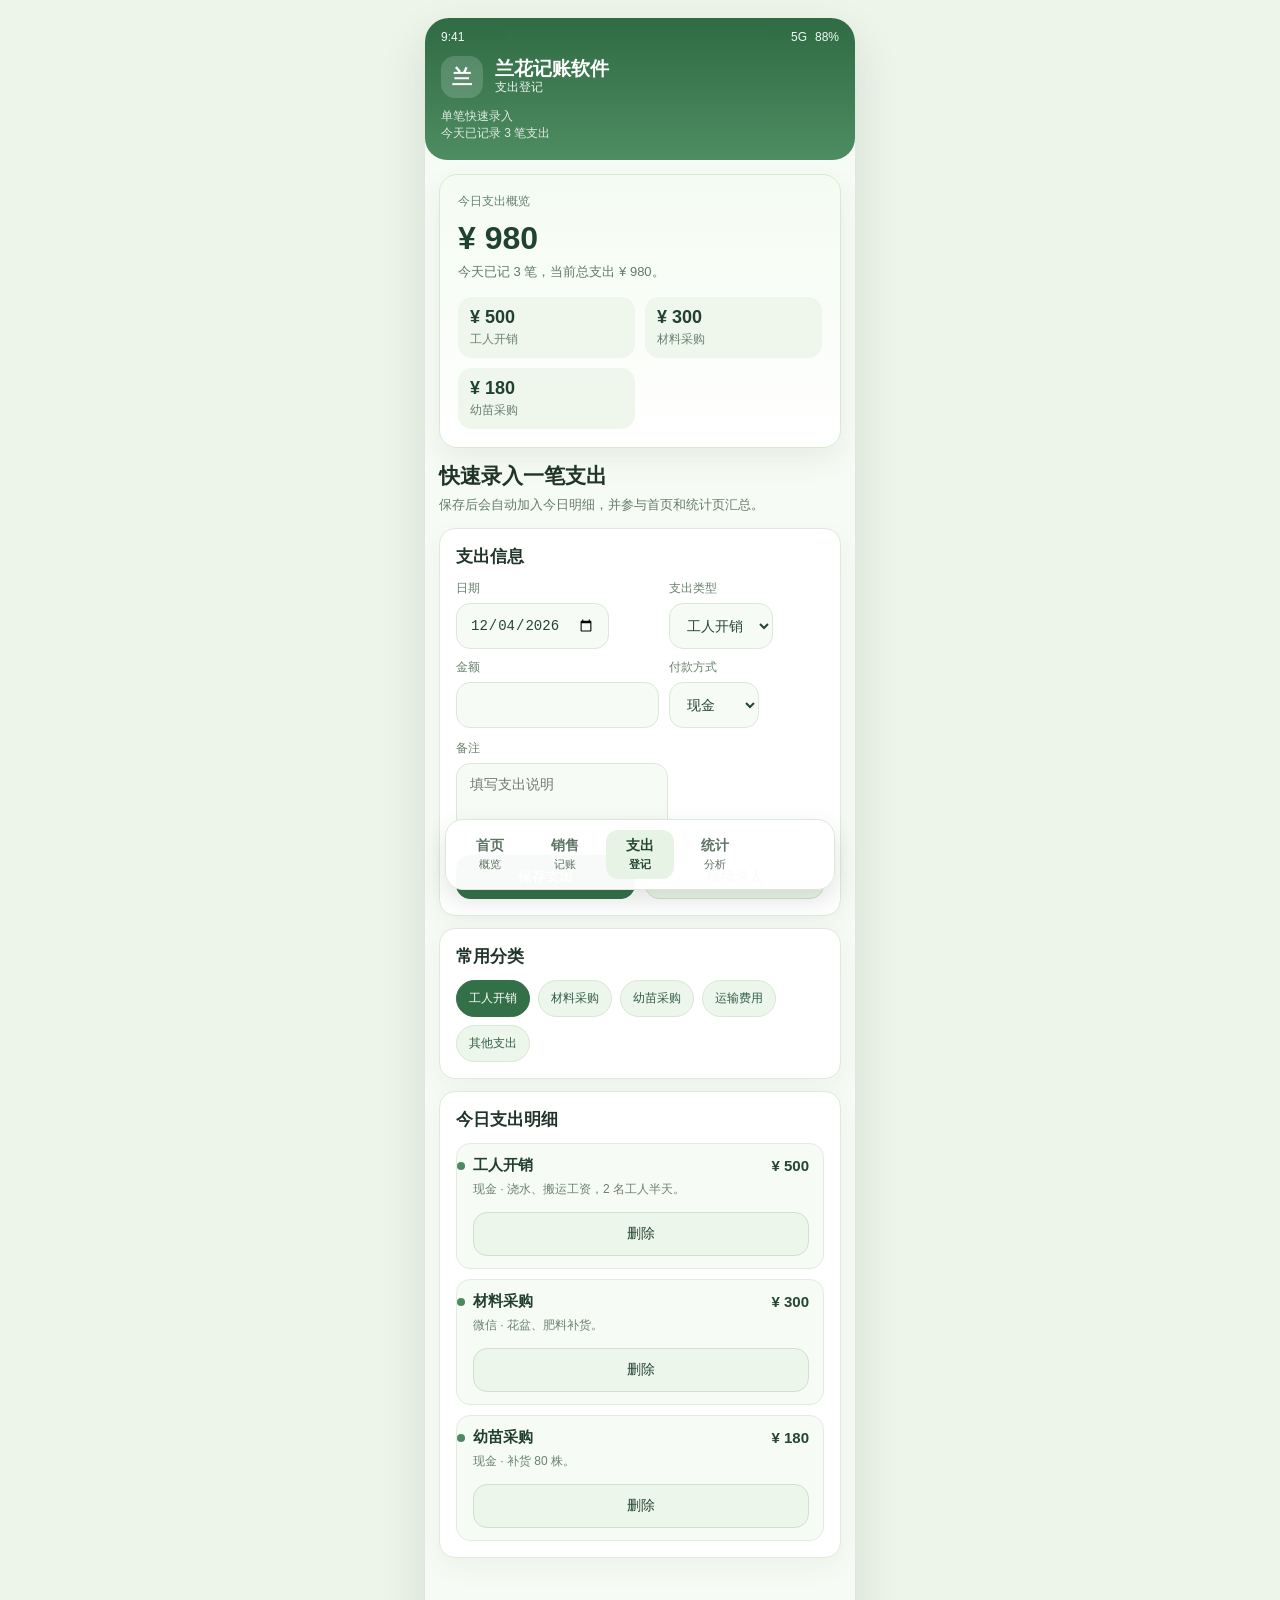
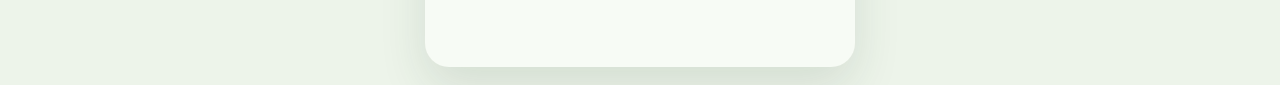
<file: expenses.html>
<!DOCTYPE html>
<html lang="zh-CN">
<head>
  <meta charset="UTF-8">
  <meta name="viewport" content="width=device-width, initial-scale=1.0">
  <title>兰花记账软件 - 支出登记</title>
  <link rel="stylesheet" href="styles.css">
</head>
<body>
  <div class="page-shell">
    <div class="frame">
      <div class="topbar">
        <div class="mobile-statusbar">
          <span>9:41</span>
          <div class="status-icons">
            <span>5G</span>
            <span>88%</span>
          </div>
        </div>
        <div class="brand">
          <div class="brand-mark">兰</div>
          <div>
            <h1>兰花记账软件</h1>
            <p>支出登记</p>
          </div>
        </div>
        <div class="topbar-meta">
          <p class="meta-line">单笔快速录入</p>
          <p class="meta-line" id="expense-topbar-meta">今天已记录 0 笔支出</p>
        </div>
      </div>
      <div class="app-body">
        <main class="content">
          <section class="hero-card">
            <div class="eyebrow">今日支出概览</div>
            <div class="kpi-value" id="expense-today-total">¥ 0</div>
            <div class="kpi-label" id="expense-today-label">今天还没有支出记录。</div>
            <div class="summary-inline" id="expense-summary-inline"></div>
          </section>

          <h2 class="section-title">快速录入一笔支出</h2>
          <p class="section-subtitle">保存后会自动加入今日明细，并参与首页和统计页汇总。</p>

          <form id="expense-form">
            <section class="entry-card">
              <h3>支出信息</h3>
              <div class="field-grid">
                <div>
                  <div class="label">日期</div>
                  <input class="input-box" type="date" id="expense-date" required>
                </div>
                <div>
                  <div class="label">支出类型</div>
                  <select class="select-box" id="expense-type">
                    <option>工人开销</option>
                    <option>材料采购</option>
                    <option>幼苗采购</option>
                    <option>运输费用</option>
                    <option>其他支出</option>
                  </select>
                </div>
                <div>
                  <div class="label">金额</div>
                  <input class="input-box" type="number" min="0" step="0.01" id="expense-amount" required>
                </div>
                <div>
                  <div class="label">付款方式</div>
                  <select class="select-box" id="expense-payment">
                    <option>现金</option>
                    <option>微信</option>
                    <option>支付宝</option>
                    <option>银行卡</option>
                  </select>
                </div>
              </div>
              <div>
                <div class="label">备注</div>
                <textarea class="note-box" id="expense-note" placeholder="填写支出说明"></textarea>
              </div>
              <div class="actions">
                <button class="btn primary" type="submit">保存支出</button>
                <button class="btn" type="button" id="expense-reset-button">继续录入</button>
              </div>
            </section>
          </form>

          <section class="panel" style="margin-top: 12px;">
            <h3>常用分类</h3>
            <div class="chip-group" id="expense-chip-group">
              <div class="chip active" data-expense-type="工人开销">工人开销</div>
              <div class="chip" data-expense-type="材料采购">材料采购</div>
              <div class="chip" data-expense-type="幼苗采购">幼苗采购</div>
              <div class="chip" data-expense-type="运输费用">运输费用</div>
              <div class="chip" data-expense-type="其他支出">其他支出</div>
            </div>
          </section>

          <section class="panel" style="margin-top: 12px;">
            <h3>今日支出明细</h3>
            <div class="timeline" id="expense-timeline"></div>
          </section>
        </main>
      </div>
    </div>
  </div>
  <div class="floating-total">
    <div>
      <small>快速保存当前支出</small>
      <strong id="expense-floating-amount">¥ 0</strong>
    </div>
    <button type="button" id="expense-floating-save">保存</button>
  </div>
  <nav class="mobile-tabbar">
    <a href="dashboard.html"><strong>首页</strong>概览</a>
    <a href="sales.html"><strong>销售</strong>记账</a>
    <a class="active" href="expenses.html"><strong>支出</strong>登记</a>
    <a href="analytics.html"><strong>统计</strong>分析</a>
  </nav>

  <script src="data.js?v=2"></script>
  <script>
    OrchidBookkeeping.seedDemoData();

    const expenseForm = document.getElementById("expense-form");
    const expenseDate = document.getElementById("expense-date");
    const expenseType = document.getElementById("expense-type");
    const expenseAmount = document.getElementById("expense-amount");
    const expensePayment = document.getElementById("expense-payment");
    const expenseNote = document.getElementById("expense-note");
    const expenseResetButton = document.getElementById("expense-reset-button");
    const expenseTimeline = document.getElementById("expense-timeline");
    const expenseTodayTotal = document.getElementById("expense-today-total");
    const expenseTodayLabel = document.getElementById("expense-today-label");
    const expenseSummaryInline = document.getElementById("expense-summary-inline");
    const expenseTopbarMeta = document.getElementById("expense-topbar-meta");
    const expenseChipGroup = document.getElementById("expense-chip-group");
    const expenseFloatingAmount = document.getElementById("expense-floating-amount");
    const expenseFloatingSave = document.getElementById("expense-floating-save");

    expenseDate.value = OrchidBookkeeping.toDateKey(new Date());

    function resetExpenseForm() {
      expenseForm.reset();
      expenseDate.value = OrchidBookkeeping.toDateKey(new Date());
      expenseType.value = "工人开销";
      expensePayment.value = "现金";
      syncChipState();
      updateFloatingAmount();
    }

    function updateFloatingAmount() {
      expenseFloatingAmount.textContent = OrchidBookkeeping.formatCurrencyPrecise(expenseAmount.value || 0);
    }

    function syncChipState() {
      expenseChipGroup.querySelectorAll(".chip").forEach((chip) => {
        chip.classList.toggle("active", chip.dataset.expenseType === expenseType.value);
      });
    }

    function renderExpenseSummary() {
      const summary = OrchidBookkeeping.getTodaySummary();
      const breakdown = OrchidBookkeeping.getExpenseBreakdown("day");
      expenseTodayTotal.textContent = OrchidBookkeeping.formatCurrencyPrecise(summary.expenseTotal);
      expenseTodayLabel.textContent = summary.expenseCount
        ? `今天已记 ${summary.expenseCount} 笔，当前总支出 ${OrchidBookkeeping.formatCurrencyPrecise(summary.expenseTotal)}。`
        : "今天还没有支出记录。";
      expenseTopbarMeta.textContent = `今天已记录 ${summary.expenseCount} 笔支出`;

      expenseSummaryInline.innerHTML = breakdown.slice(0, 4).map((item) => `
        <div class="summary-chip">
          <strong>${OrchidBookkeeping.formatCurrencyPrecise(item.amount)}</strong>
          <span>${item.label}</span>
        </div>
      `).join("") || `
        <div class="summary-chip"><strong>¥ 0</strong><span>暂无记录</span></div>
      `;
    }

    function renderExpenseTimeline() {
      const todayKey = OrchidBookkeeping.toDateKey(new Date());
      const records = OrchidBookkeeping.getExpenseRecords().filter((item) => item.date === todayKey);
      if (!records.length) {
        expenseTimeline.innerHTML = '<div class="record-meta">今天还没有支出记录。</div>';
        return;
      }

      expenseTimeline.innerHTML = records.map((record) => `
        <div class="timeline-item">
          <div class="timeline-head">
            <div class="timeline-title">${record.expenseType}</div>
            <div class="timeline-amount">${OrchidBookkeeping.formatCurrencyPrecise(record.amount)}</div>
          </div>
          <div class="timeline-meta">${record.paymentMethod} · ${record.note || "无备注"}</div>
          <div class="actions">
            <button class="btn" type="button" data-expense-delete="${record.id}">删除</button>
          </div>
        </div>
      `).join("");

      expenseTimeline.querySelectorAll("[data-expense-delete]").forEach((button) => {
        button.addEventListener("click", () => {
          OrchidBookkeeping.deleteExpenseRecord(button.dataset.expenseDelete);
          renderExpenseSummary();
          renderExpenseTimeline();
        });
      });
    }

    function submitExpenseForm() {
      if (!expenseForm.reportValidity()) return;
      OrchidBookkeeping.saveExpenseRecord({
        date: expenseDate.value,
        expenseType: expenseType.value,
        amount: expenseAmount.value,
        paymentMethod: expensePayment.value,
        note: expenseNote.value.trim()
      });
      renderExpenseSummary();
      renderExpenseTimeline();
      resetExpenseForm();
    }

    expenseChipGroup.querySelectorAll(".chip").forEach((chip) => {
      chip.addEventListener("click", () => {
        expenseType.value = chip.dataset.expenseType;
        syncChipState();
      });
    });

    expenseType.addEventListener("change", syncChipState);
    expenseAmount.addEventListener("input", updateFloatingAmount);

    expenseForm.addEventListener("submit", (event) => {
      event.preventDefault();
      submitExpenseForm();
    });

    expenseResetButton.addEventListener("click", resetExpenseForm);
    expenseFloatingSave.addEventListener("click", submitExpenseForm);

    syncChipState();
    updateFloatingAmount();
    renderExpenseSummary();
    renderExpenseTimeline();

    const floatingTotal = document.querySelector(".floating-total");
    const mainEl = document.querySelector("main");
    const scrollObserver = new IntersectionObserver((entries) => {
      floatingTotal.classList.toggle("visible", entries[0].isIntersecting);
    }, { threshold: 0 });
    const endMark = document.createElement("div");
    endMark.style.height = "1px";
    mainEl.appendChild(endMark);
    scrollObserver.observe(endMark);
  </script>
</body>
</html>
</file>
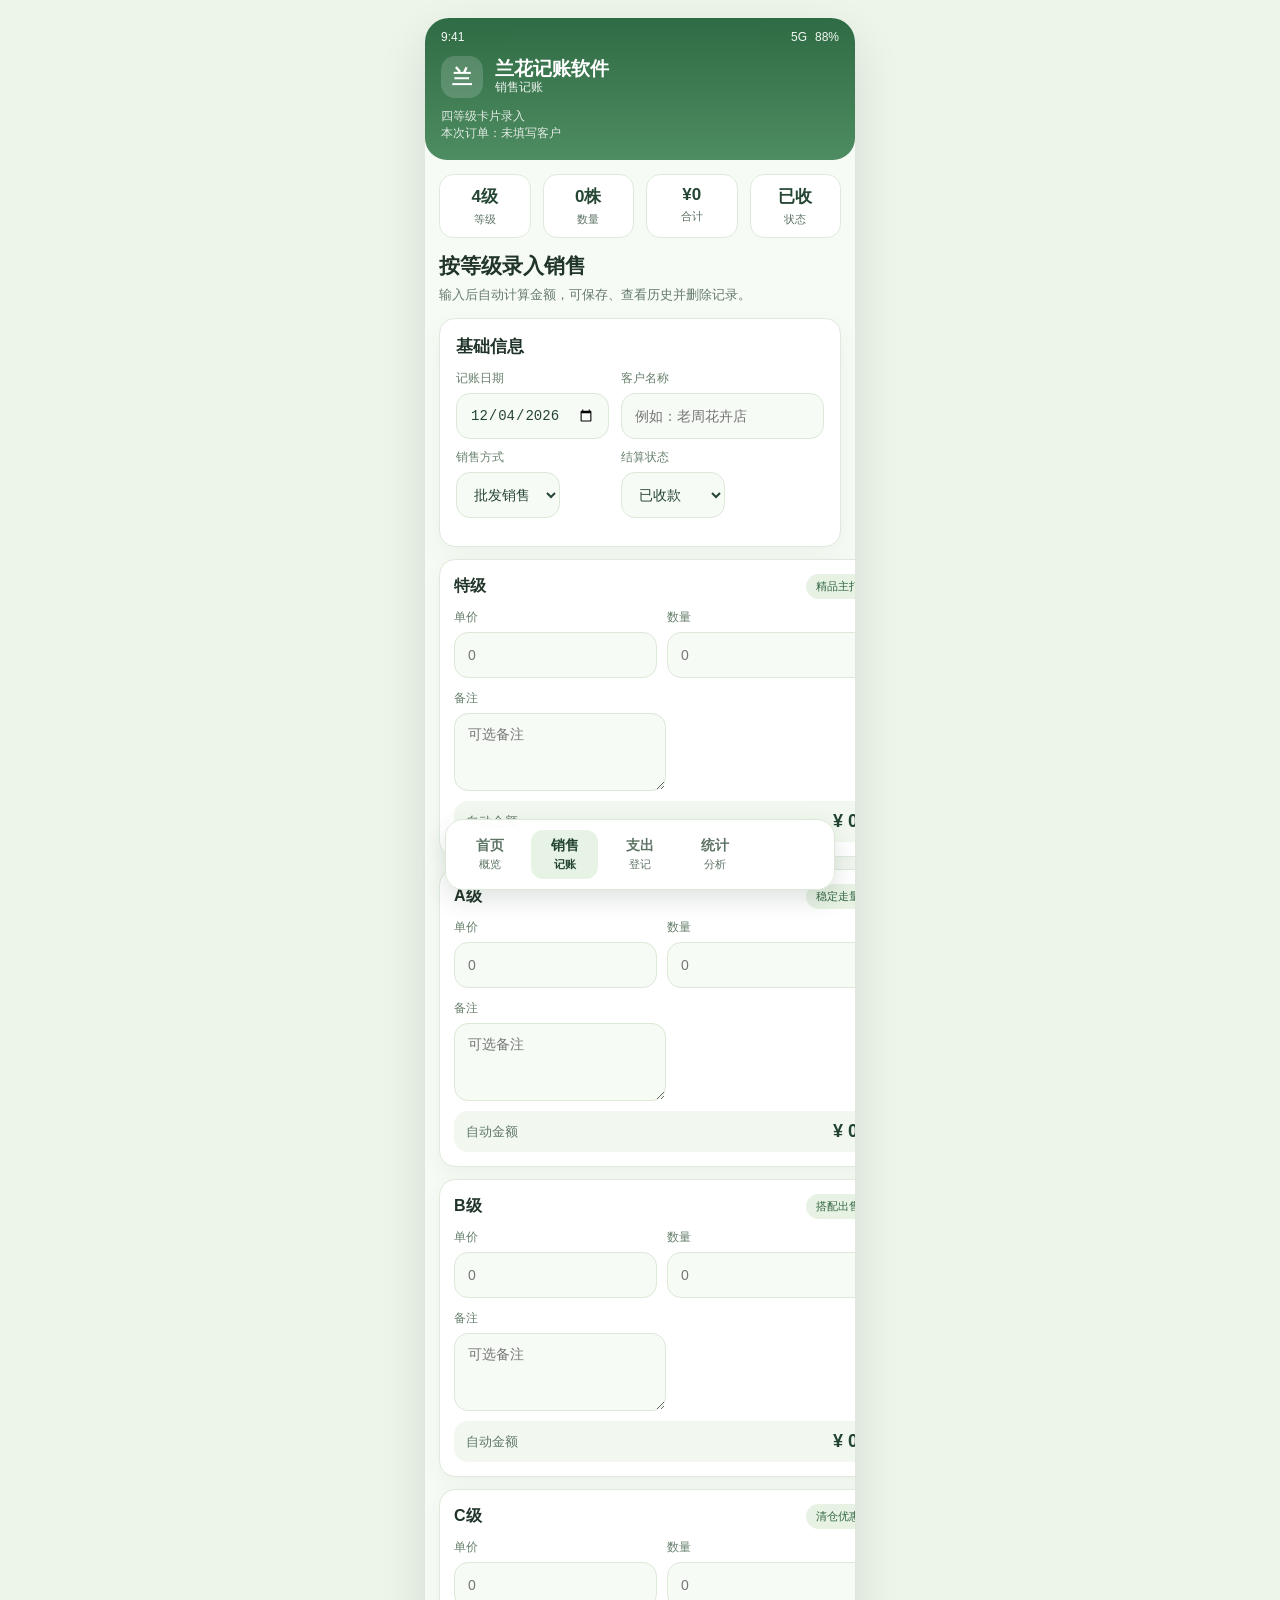
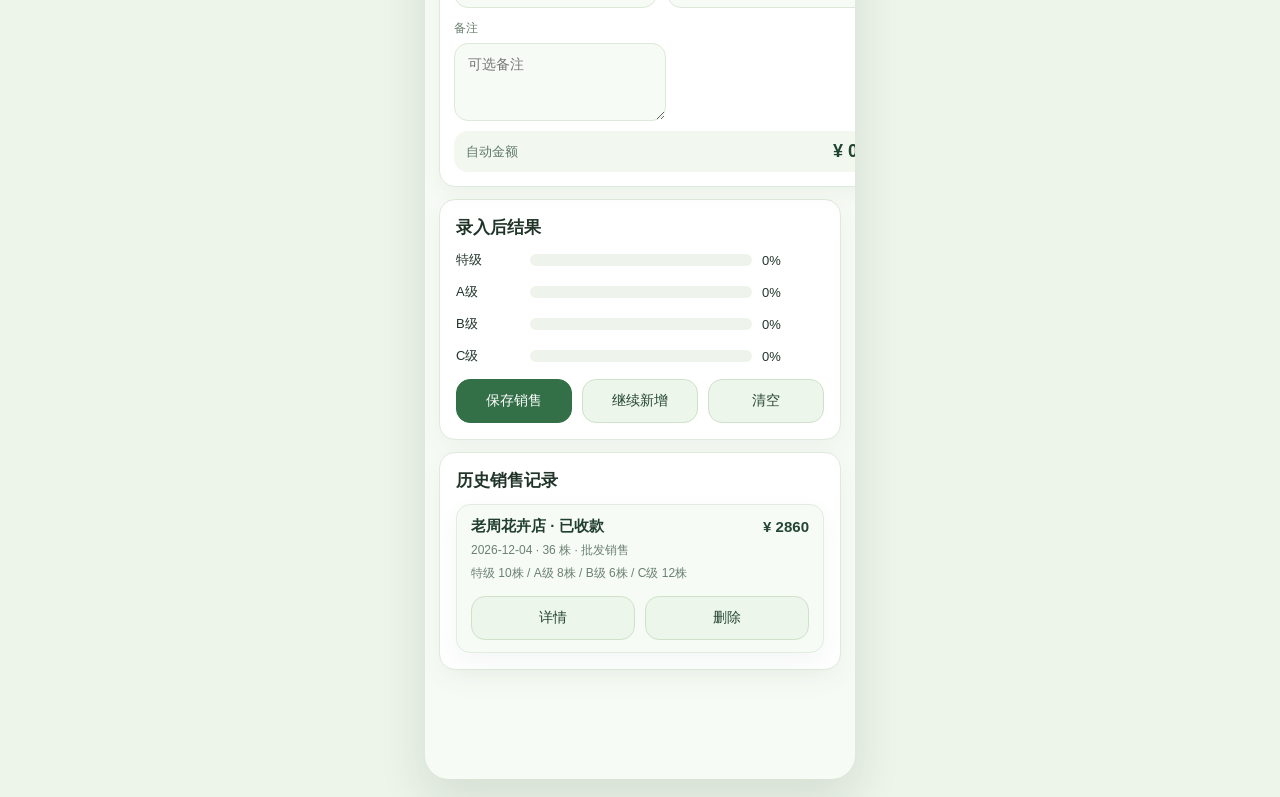
<file: sales.html>
<!DOCTYPE html>
<html lang="zh-CN">
<head>
  <meta charset="UTF-8">
  <meta name="viewport" content="width=device-width, initial-scale=1.0">
  <title>兰花记账软件 - 销售记账</title>
  <link rel="stylesheet" href="styles.css">
</head>
<body>
  <div class="page-shell">
    <div class="frame">
      <div class="topbar">
        <div class="mobile-statusbar">
          <span>9:41</span>
          <div class="status-icons">
            <span>5G</span>
            <span>88%</span>
          </div>
        </div>
        <div class="brand">
          <div class="brand-mark">兰</div>
          <div>
            <h1>兰花记账软件</h1>
            <p>销售记账</p>
          </div>
        </div>
        <div class="topbar-meta">
          <p class="meta-line">四等级卡片录入</p>
          <p class="meta-line" id="sales-topbar-meta">本次订单：未保存</p>
        </div>
      </div>
      <div class="app-body">
        <main class="content">
          <section class="mobile-shortcuts" id="sales-shortcuts">
            <div class="mobile-shortcut"><strong>0级</strong>等级</div>
            <div class="mobile-shortcut"><strong>0株</strong>数量</div>
            <div class="mobile-shortcut"><strong>¥0</strong>合计</div>
            <div class="mobile-shortcut"><strong>未收</strong>状态</div>
          </section>

          <h2 class="section-title">按等级录入销售</h2>
          <p class="section-subtitle">输入后自动计算金额，可保存、查看历史并删除记录。</p>

          <form id="sales-form">
            <section class="entry-card">
              <h3>基础信息</h3>
              <div class="field-grid">
                <div>
                  <div class="label">记账日期</div>
                  <input class="input-box" type="date" id="sale-date" required>
                </div>
                <div>
                  <div class="label">客户名称</div>
                  <input class="input-box" type="text" id="sale-customer" placeholder="例如：老周花卉店" required>
                </div>
                <div>
                  <div class="label">销售方式</div>
                  <select class="select-box" id="sale-method">
                    <option>批发销售</option>
                    <option>零售销售</option>
                    <option>线上预订</option>
                  </select>
                </div>
                <div>
                  <div class="label">结算状态</div>
                  <select class="select-box" id="sale-payment-status">
                    <option>已收款</option>
                    <option>未收款</option>
                    <option>部分收款</option>
                  </select>
                </div>
              </div>
            </section>

            <section class="grade-list" style="margin-top: 12px;" id="sales-grade-list"></section>

            <section class="panel" style="margin-top: 12px;">
              <h3>录入后结果</h3>
              <div class="bar-chart" id="sales-breakdown"></div>
              <div class="actions">
                <button class="btn primary" type="submit">保存销售</button>
                <button class="btn" type="button" id="sales-continue-button">继续新增</button>
                <button class="btn" type="button" id="sales-reset-button">清空</button>
              </div>
            </section>
          </form>

          <section class="panel" style="margin-top: 12px;">
            <h3>历史销售记录</h3>
            <div class="list" id="sales-history-list"></div>
          </section>
        </main>
      </div>
    </div>
  </div>
  <div class="floating-total">
    <div>
      <small>本次销售合计</small>
      <strong id="floating-sales-total">¥ 0</strong>
    </div>
    <div class="pill" id="floating-sales-quantity">0 株</div>
  </div>
  <nav class="mobile-tabbar">
    <a href="dashboard.html"><strong>首页</strong>概览</a>
    <a class="active" href="sales.html"><strong>销售</strong>记账</a>
    <a href="expenses.html"><strong>支出</strong>登记</a>
    <a href="analytics.html"><strong>统计</strong>分析</a>
  </nav>

  <script src="data.js"></script>
  <script>
    const gradeConfig = [
      { key: "special", label: "特级", badge: "精品主打" },
      { key: "a", label: "A级", badge: "稳定走量" },
      { key: "b", label: "B级", badge: "搭配出售" },
      { key: "c", label: "C级", badge: "清仓优惠" }
    ];

    OrchidBookkeeping.seedDemoData();

    const salesForm = document.getElementById("sales-form");
    const salesGradeList = document.getElementById("sales-grade-list");
    const salesHistoryList = document.getElementById("sales-history-list");
    const floatingSalesTotal = document.getElementById("floating-sales-total");
    const floatingSalesQuantity = document.getElementById("floating-sales-quantity");
    const salesBreakdown = document.getElementById("sales-breakdown");
    const salesShortcuts = document.getElementById("sales-shortcuts");
    const salesTopbarMeta = document.getElementById("sales-topbar-meta");
    const continueButton = document.getElementById("sales-continue-button");
    const resetButton = document.getElementById("sales-reset-button");

    document.getElementById("sale-date").value = OrchidBookkeeping.toDateKey(new Date());

    salesGradeList.innerHTML = gradeConfig.map((item) => `
      <div class="grade-card" data-grade="${item.key}">
        <div class="grade-top">
          <div class="grade-name">${item.label}</div>
          <div class="grade-badge">${item.badge}</div>
        </div>
        <div class="field-grid">
          <div>
            <div class="label">单价</div>
            <input class="input-box grade-price" type="number" min="0" step="0.01" data-grade="${item.key}" placeholder="0">
          </div>
          <div>
            <div class="label">数量</div>
            <input class="input-box grade-quantity" type="number" min="0" step="1" data-grade="${item.key}" placeholder="0">
          </div>
        </div>
        <div>
          <div class="label">备注</div>
          <textarea class="note-box grade-note" data-grade="${item.key}" placeholder="可选备注"></textarea>
        </div>
        <div class="grade-total">
          <span>自动金额</span>
          <strong id="grade-total-${item.key}">¥ 0</strong>
        </div>
      </div>
    `).join("");

    function readSaleDraft() {
      const gradeItems = {};
      gradeConfig.forEach((item) => {
        gradeItems[item.key] = {
          price: Number(document.querySelector(`.grade-price[data-grade="${item.key}"]`).value || 0),
          quantity: Number(document.querySelector(`.grade-quantity[data-grade="${item.key}"]`).value || 0),
          note: document.querySelector(`.grade-note[data-grade="${item.key}"]`).value.trim()
        };
      });

      return {
        date: document.getElementById("sale-date").value,
        customer: document.getElementById("sale-customer").value.trim(),
        saleMethod: document.getElementById("sale-method").value,
        paymentStatus: document.getElementById("sale-payment-status").value,
        gradeItems
      };
    }

    function updateDraftSummary() {
      const draft = readSaleDraft();
      const gradeData = gradeConfig.map((item) => {
        const row = draft.gradeItems[item.key];
        const amount = (row.price || 0) * (row.quantity || 0);
        document.getElementById(`grade-total-${item.key}`).textContent = OrchidBookkeeping.formatCurrencyPrecise(amount);
        return {
          label: item.label,
          amount
        };
      });

      const totalAmount = gradeData.reduce((sum, item) => sum + item.amount, 0);
      const totalQuantity = gradeConfig.reduce((sum, item) => sum + (draft.gradeItems[item.key].quantity || 0), 0);
      floatingSalesTotal.textContent = OrchidBookkeeping.formatCurrencyPrecise(totalAmount);
      floatingSalesQuantity.textContent = `${totalQuantity} 株`;
      salesTopbarMeta.textContent = `本次订单：${draft.customer || "未填写客户"}`;

      salesShortcuts.innerHTML = `
        <div class="mobile-shortcut"><strong>${gradeConfig.length}级</strong>等级</div>
        <div class="mobile-shortcut"><strong>${totalQuantity}株</strong>数量</div>
        <div class="mobile-shortcut"><strong>${OrchidBookkeeping.formatCurrencyPrecise(totalAmount).replace("¥ ", "¥")}</strong>合计</div>
        <div class="mobile-shortcut"><strong>${draft.paymentStatus === "已收款" ? "已收" : draft.paymentStatus === "部分收款" ? "部分" : "未收"}</strong>状态</div>
      `;

      const total = totalAmount || 1;
      salesBreakdown.innerHTML = gradeData.map((item) => `
        <div class="bar-row">
          <div>${item.label}</div>
          <div class="bar-track"><div class="bar-fill" style="width:${Math.round((item.amount / total) * 100)}%;"></div></div>
          <div>${Math.round((item.amount / total) * 100)}%</div>
        </div>
      `).join("");
    }

    let expandedSaleId = null;

    function renderHistory() {
      const records = OrchidBookkeeping.getSalesRecords();
      if (!records.length) {
        salesHistoryList.innerHTML = '<div class="record-meta">还没有销售记录。</div>';
        return;
      }

      salesHistoryList.innerHTML = records.map((record) => {
        const isExpanded = expandedSaleId === record.id;
        const hasDetails = record.gradeItems.some((g) => g.quantity > 0 || g.note);

        return `
          <div class="record-card">
            <div class="record-head" style="cursor:pointer;" data-sale-toggle="${record.id}">
              <div class="record-title">${record.customer || "未命名客户"} · ${record.paymentStatus || "未标记"}</div>
              <div class="record-amount">${OrchidBookkeeping.formatCurrencyPrecise(record.totalAmount)}</div>
            </div>
            <div class="record-meta">${record.date} · ${record.totalQuantity} 株 · ${record.saleMethod}</div>
            <div class="record-meta">${record.gradeItems.filter((g) => g.quantity > 0).map((item) => `${item.gradeLabel} ${item.quantity}株`).join(" / ") || "无销售"}</div>

            ${isExpanded ? `
              <div style="margin-top:10px;border-top:1px solid #e2ece0;padding-top:10px;">
                <table style="width:100%;font-size:13px;border-collapse:collapse;">
                  <tr style="color:#64796b;font-size:11px;">
                    <td style="padding:4px 0;">品类</td>
                    <td style="text-align:right;">单价</td>
                    <td style="text-align:right;">数量</td>
                    <td style="text-align:right;">金额</td>
                  </tr>
                  ${record.gradeItems.filter((g) => g.quantity > 0).map((g) => `
                    <tr>
                      <td style="padding:4px 0;font-weight:600;">${g.gradeLabel}</td>
                      <td style="text-align:right;">${g.price}</td>
                      <td style="text-align:right;">${g.quantity} 株</td>
                      <td style="text-align:right;font-weight:600;">${OrchidBookkeeping.formatCurrencyPrecise(g.amount)}</td>
                    </tr>
                    ${g.note ? `<tr><td colspan="4" style="padding:0 0 4px;color:#64796b;font-size:12px;">📝 ${g.note}</td></tr>` : ""}
                  `).join("")}
                </table>
              </div>
            ` : ""}

            <div class="actions">
              ${hasDetails ? `<button class="btn" type="button" data-sale-toggle-btn="${record.id}">${isExpanded ? "收起" : "详情"}</button>` : ""}
              <button class="btn" type="button" data-sale-delete="${record.id}">删除</button>
            </div>
          </div>
        `;
      }).join("");

      // 展开/收起
      salesHistoryList.querySelectorAll("[data-sale-toggle]").forEach((el) => {
        el.addEventListener("click", (e) => {
          if (e.target.closest("[data-sale-delete]") || e.target.closest("[data-sale-toggle-btn]")) return;
          const id = el.dataset.saleToggle;
          expandedSaleId = expandedSaleId === id ? null : id;
          renderHistory();
        });
      });

      salesHistoryList.querySelectorAll("[data-sale-toggle-btn]").forEach((btn) => {
        btn.addEventListener("click", () => {
          const id = btn.dataset.saleToggleBtn;
          expandedSaleId = expandedSaleId === id ? null : id;
          renderHistory();
        });
      });

      salesHistoryList.querySelectorAll("[data-sale-delete]").forEach((button) => {
        button.addEventListener("click", () => {
          if (confirm("确定删除这条销售记录？")) {
            OrchidBookkeeping.deleteSaleRecord(button.dataset.saleDelete);
            expandedSaleId = null;
            renderHistory();
          }
        });
      });
    }

    function resetForm() {
      salesForm.reset();
      document.getElementById("sale-date").value = OrchidBookkeeping.toDateKey(new Date());
      document.getElementById("sale-method").value = "批发销售";
      document.getElementById("sale-payment-status").value = "已收款";
      updateDraftSummary();
    }

    salesForm.addEventListener("input", updateDraftSummary);
    salesForm.addEventListener("submit", (event) => {
      event.preventDefault();
      const draft = readSaleDraft();
      OrchidBookkeeping.saveSaleRecord(draft);
      renderHistory();
      resetForm();
    });

    continueButton.addEventListener("click", resetForm);
    resetButton.addEventListener("click", resetForm);

    updateDraftSummary();
    renderHistory();

    // 滚动到底部才显示浮动销售合计
    const floatingTotal = document.querySelector(".floating-total");
    const mainEl = document.querySelector("main");
    const scrollObserver = new IntersectionObserver((entries) => {
      floatingTotal.classList.toggle("visible", entries[0].isIntersecting);
    }, { threshold: 0 });
    const endMark = document.createElement("div");
    endMark.style.height = "1px";
    mainEl.appendChild(endMark);
    scrollObserver.observe(endMark);
  </script>
</body>
</html>
</file>
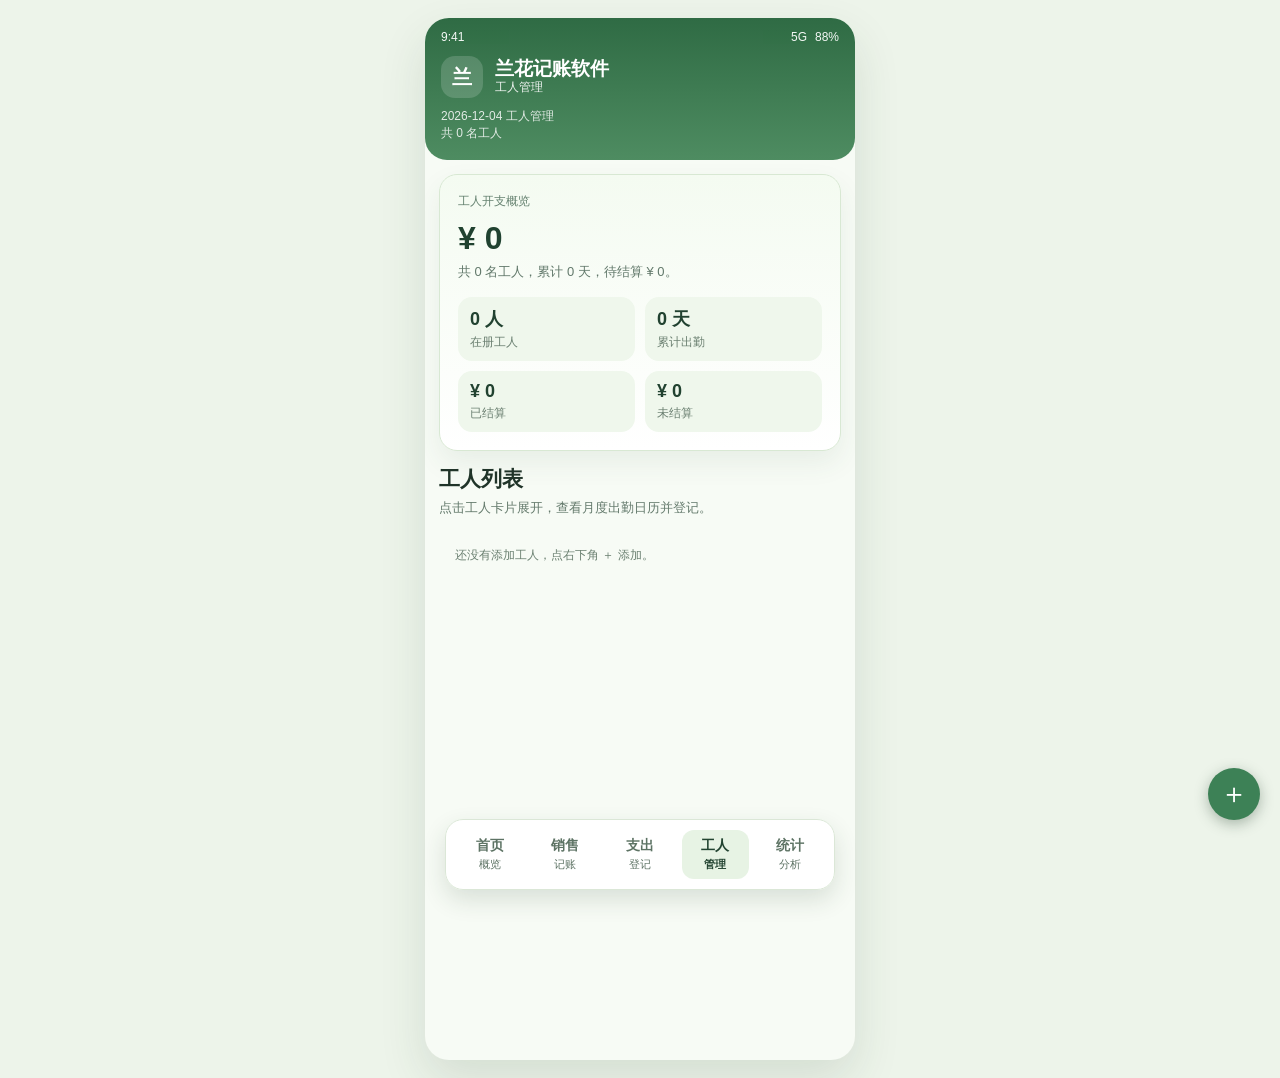
<file: workers.html>
<!DOCTYPE html>
<html lang="zh-CN">
<head>
  <meta charset="UTF-8">
  <meta name="viewport" content="width=device-width, initial-scale=1.0">
  <title>兰花记账软件 - 工人管理</title>
  <link rel="stylesheet" href="styles.css">
  <style>
    .add-worker-fab {
      position: fixed;
      right: 20px;
      bottom: 80px;
      width: 52px;
      height: 52px;
      border-radius: 50%;
      background: #3d8156;
      color: #fff;
      font-size: 28px;
      border: none;
      box-shadow: 0 4px 14px rgba(36, 66, 45, 0.35);
      cursor: pointer;
      z-index: 30;
      display: flex;
      align-items: center;
      justify-content: center;
      transition: transform 0.2s ease;
    }
    .add-worker-fab:active { transform: scale(0.92); }

    /* 弹窗 */
    .modal-overlay {
      position: fixed;
      inset: 0;
      background: rgba(0,0,0,0.4);
      z-index: 50;
      display: flex;
      align-items: flex-end;
      justify-content: center;
      opacity: 0;
      pointer-events: none;
      transition: opacity 0.25s ease;
    }
    .modal-overlay.open {
      opacity: 1;
      pointer-events: auto;
    }
    .modal-box {
      background: #fff;
      border-radius: 18px 18px 0 0;
      padding: 24px 20px 32px;
      width: 100%;
      max-width: 420px;
      transform: translateY(100%);
      transition: transform 0.3s ease;
    }
    .modal-overlay.open .modal-box {
      transform: translateY(0);
    }
    .modal-box h3 {
      margin: 0 0 16px;
      font-size: 18px;
      color: #234431;
    }

    /* 月度日历 */
    .month-nav {
      display: flex;
      align-items: center;
      justify-content: space-between;
      margin-bottom: 10px;
    }
    .month-nav button {
      background: none;
      border: 1px solid #c7d4c3;
      border-radius: 8px;
      padding: 4px 12px;
      font-size: 14px;
      color: #3d6b4f;
      cursor: pointer;
    }
    .month-nav span {
      font-weight: 700;
      color: #234431;
      font-size: 15px;
    }
    .calendar-grid {
      display: grid;
      grid-template-columns: repeat(7, 1fr);
      gap: 4px;
      text-align: center;
    }
    .calendar-grid .cal-header {
      font-size: 11px;
      color: #64796b;
      padding: 4px 0;
      font-weight: 600;
    }
    .calendar-grid .cal-day {
      border-radius: 10px;
      padding: 6px 2px;
      font-size: 13px;
      color: #234431;
      cursor: pointer;
      position: relative;
      min-height: 36px;
      display: flex;
      flex-direction: column;
      align-items: center;
      justify-content: center;
      gap: 2px;
    }
    .cal-day.empty { cursor: default; }
    .cal-day.full-day {
      background: #d4edda;
      color: #1a5632;
      font-weight: 700;
    }
    .cal-day.half-day {
      background: #fff3cd;
      color: #856404;
      font-weight: 700;
    }
    .cal-day .cal-mark {
      font-size: 9px;
      line-height: 1;
    }
    .cal-day.today-outline {
      outline: 2px solid #3d8156;
      outline-offset: -1px;
    }
    .cal-legend {
      display: flex;
      gap: 14px;
      justify-content: center;
      margin-top: 8px;
      font-size: 11px;
      color: #64796b;
    }
    .cal-legend span::before {
      content: "";
      display: inline-block;
      width: 10px;
      height: 10px;
      border-radius: 3px;
      margin-right: 4px;
      vertical-align: middle;
    }
    .cal-legend .leg-full::before { background: #d4edda; }
    .cal-legend .leg-half::before { background: #fff3cd; }
    .cal-legend .leg-absent::before { background: #f0f0f0; }

    /* 日历点击弹出登记 */
    .cal-popup {
      position: absolute;
      bottom: calc(100% + 6px);
      left: 50%;
      transform: translateX(-50%);
      background: #fff;
      border: 1px solid #dbe7d7;
      border-radius: 12px;
      box-shadow: 0 6px 20px rgba(36,66,45,0.18);
      padding: 10px;
      z-index: 10;
      white-space: nowrap;
      display: none;
    }
    .cal-popup.show { display: block; }
    .cal-popup button {
      border: none;
      border-radius: 8px;
      padding: 5px 10px;
      font-size: 12px;
      cursor: pointer;
      margin: 0 2px;
    }
    .cal-popup .btn-full { background: #d4edda; color: #1a5632; }
    .cal-popup .btn-half { background: #fff3cd; color: #856404; }
    .cal-popup .btn-clear { background: #f8d7da; color: #842029; }
  </style>
</head>
<body>
  <div class="page-shell">
    <div class="frame">
      <div class="topbar">
        <div class="mobile-statusbar">
          <span>9:41</span>
          <div class="status-icons">
            <span>5G</span>
            <span>88%</span>
          </div>
        </div>
        <div class="brand">
          <div class="brand-mark">兰</div>
          <div>
            <h1>兰花记账软件</h1>
            <p>工人管理</p>
          </div>
        </div>
        <div class="topbar-meta">
          <p class="meta-line" id="worker-date-label"></p>
          <p class="meta-line" id="worker-count-label"></p>
        </div>
      </div>
      <div class="app-body">
        <main class="content">
          <section class="hero-card">
            <div class="eyebrow">工人开支概览</div>
            <div class="kpi-value" id="worker-total-wage">¥ 0</div>
            <div class="kpi-label" id="worker-total-detail">共 0 名工人，累计 0 天。</div>
            <div class="summary-inline" id="worker-summary-inline"></div>
          </section>

          <h2 class="section-title">工人列表</h2>
          <p class="section-subtitle">点击工人卡片展开，查看月度出勤日历并登记。</p>

          <section id="worker-list"></section>
        </main>
      </div>
    </div>
  </div>

  <!-- 浮动添加按钮 -->
  <button class="add-worker-fab" id="fab-add-worker">＋</button>

  <!-- 添加工人弹窗 -->
  <div class="modal-overlay" id="add-worker-modal">
    <div class="modal-box">
      <h3>添加工人</h3>
      <div class="field-grid">
        <div>
          <div class="label">姓名</div>
          <input class="input-box" type="text" id="modal-worker-name" placeholder="输入工人姓名">
        </div>
        <div>
          <div class="label">日工资（元）</div>
          <input class="input-box" type="number" id="modal-worker-wage" placeholder="如 200" min="0" step="10">
        </div>
      </div>
      <div class="actions" style="margin-top: 12px;">
        <button class="btn primary" type="button" id="modal-save-btn">确认添加</button>
        <button class="btn" type="button" id="modal-cancel-btn">取消</button>
      </div>
    </div>
  </div>

  <nav class="mobile-tabbar">
    <a href="dashboard.html"><strong>首页</strong>概览</a>
    <a href="sales.html"><strong>销售</strong>记账</a>
    <a href="expenses.html"><strong>支出</strong>登记</a>
    <a class="active" href="workers.html"><strong>工人</strong>管理</a>
    <a href="analytics.html"><strong>统计</strong>分析</a>
  </nav>

  <script src="data.js?v=3"></script>
  <script>
    const workerListEl = document.getElementById("worker-list");
    const fabBtn = document.getElementById("fab-add-worker");
    const modal = document.getElementById("add-worker-modal");
    const modalName = document.getElementById("modal-worker-name");
    const modalWage = document.getElementById("modal-worker-wage");
    const modalSave = document.getElementById("modal-save-btn");
    const modalCancel = document.getElementById("modal-cancel-btn");

    let expandedWorkerId = null;
    let calendarMonths = {}; // { workerId: { year, month } }
    let openPopupKey = null; // 当前打开的日历弹窗 key

    // ========== 弹窗控制 ==========
    fabBtn.addEventListener("click", () => {
      modalName.value = "";
      modalWage.value = "";
      modal.classList.add("open");
      modalName.focus();
    });

    modalCancel.addEventListener("click", () => modal.classList.remove("open"));
    modal.addEventListener("click", (e) => {
      if (e.target === modal) modal.classList.remove("open");
    });

    modalSave.addEventListener("click", () => {
      const name = modalName.value.trim();
      const wage = modalWage.value;
      if (!name) { alert("请输入工人姓名"); return; }
      if (!wage || Number(wage) <= 0) { alert("请输入有效的日工资"); return; }
      OrchidBookkeeping.saveWorker({ name, dailyWage: wage });
      modal.classList.remove("open");
      renderAll();
    });

    // ========== 日历工具 ==========
    function getMonthDays(year, month) {
      // month: 0-based
      const firstDay = new Date(year, month, 1);
      const lastDay = new Date(year, month + 1, 0);
      const startWeekDay = firstDay.getDay() || 7; // 1=周一
      const totalDays = lastDay.getDate();
      const cells = [];
      // 填充前面的空格
      for (let i = 1; i < startWeekDay; i++) cells.push(null);
      for (let d = 1; d <= totalDays; d++) cells.push(d);
      return cells;
    }

    function dateKeyOf(year, month, day) {
      return `${year}-${String(month + 1).padStart(2, "0")}-${String(day).padStart(2, "0")}`;
    }

    function renderCalendar(worker, records) {
      const wid = worker.id;
      if (!calendarMonths[wid]) {
        const now = new Date();
        calendarMonths[wid] = { year: now.getFullYear(), month: now.getMonth() };
      }
      const { year, month } = calendarMonths[wid];
      const cells = getMonthDays(year, month);
      const todayKey = OrchidBookkeeping.toDateKey(new Date());

      // 构建出勤 map & 本月统计
      const attendMap = {};
      let monthFullDays = 0;
      let monthHalfDays = 0;
      records.forEach((r) => {
        attendMap[r.date] = r;
        // 判断是否在当前查看的月份
        const parts = r.date.split("-");
        const rYear = parseInt(parts[0], 10);
        const rMonth = parseInt(parts[1], 10) - 1;
        if (rYear === year && rMonth === month) {
          if (r.isHalfDay) monthHalfDays++;
          else monthFullDays++;
        }
      });
      const monthTotalDays = monthFullDays + monthHalfDays * 0.5;
      const monthWage = monthTotalDays * worker.dailyWage;

      const monthLabel = `${year} 年 ${month + 1} 月`;
      const weekHeaders = ["一", "二", "三", "四", "五", "六", "日"];

      let html = `
        <div class="month-nav">
          <button type="button" data-cal-prev="${wid}">◀ 上月</button>
          <span>${monthLabel}</span>
          <button type="button" data-cal-next="${wid}">下月 ▶</button>
        </div>

        <div style="background:#f0f7ee;border-radius:12px;padding:10px 12px;margin-bottom:10px;display:flex;justify-content:space-between;align-items:center;flex-wrap:wrap;gap:6px;">
          <div style="font-size:13px;color:#234431;">
            本月：<strong>${monthFullDays}</strong> 全天 + <strong>${monthHalfDays}</strong> 半天 = <strong>${monthTotalDays}</strong> 天
          </div>
          <div style="font-size:15px;font-weight:700;color:#3d8156;">
            ${OrchidBookkeeping.formatCurrencyPrecise(monthWage)}
          </div>
        </div>

        <div class="calendar-grid">
          ${weekHeaders.map((h) => `<div class="cal-header">${h}</div>`).join("")}
      `;

      cells.forEach((day, idx) => {
        if (day === null) {
          html += '<div class="cal-day empty"></div>';
          return;
        }
        const dk = dateKeyOf(year, month, day);
        const record = attendMap[dk];
        const isToday = dk === todayKey;
        let cls = "cal-day";
        let mark = "";
        if (record) {
          if (record.isHalfDay) {
            cls += " half-day";
            mark = '<div class="cal-mark">半天</div>';
          } else {
            cls += " full-day";
            mark = '<div class="cal-mark">全天</div>';
          }
        }
        if (isToday) cls += " today-outline";

        const popupKey = `${wid}_${dk}`;
        const showPopup = openPopupKey === popupKey;

        html += `
          <div class="${cls}" data-cal-day="${wid}" data-date="${dk}" style="position:relative;">
            ${day}
            ${mark}
            <div class="cal-popup ${showPopup ? "show" : ""}" data-cal-popup="${popupKey}">
              ${!record ? `
                <button class="btn-full" data-cal-action="full" data-date="${dk}" data-wid="${wid}">全天</button>
                <button class="btn-half" data-cal-action="half" data-date="${dk}" data-wid="${wid}">半天</button>
              ` : `
                <button class="btn-clear" data-cal-action="clear" data-date="${dk}" data-wid="${wid}">取消</button>
                ${record.isHalfDay
                  ? `<button class="btn-full" data-cal-action="full" data-date="${dk}" data-wid="${wid}">改全天</button>`
                  : `<button class="btn-half" data-cal-action="half" data-date="${dk}" data-wid="${wid}">改半天</button>`
                }
              `}
            </div>
          </div>
        `;
      });

      html += `</div>
        <div class="cal-legend">
          <span class="leg-full">全天</span>
          <span class="leg-half">半天</span>
          <span class="leg-absent">未出勤</span>
        </div>
      `;
      return html;
    }

    // ========== 主渲染 ==========
    function renderAll() {
      const summary = OrchidBookkeeping.getWorkerSummary();
      const today = OrchidBookkeeping.toDateKey(new Date());

      document.getElementById("worker-date-label").textContent = `${today} 工人管理`;
      document.getElementById("worker-count-label").textContent = `共 ${summary.length} 名工人`;

      const totalWage = summary.reduce((sum, w) => sum + w.totalWage, 0);
      const totalSettled = summary.reduce((sum, w) => sum + w.settledAmount, 0);
      const totalUnsettled = summary.reduce((sum, w) => sum + w.unsettledAmount, 0);
      const totalDays = summary.reduce((sum, w) => sum + w.totalDays, 0);
      document.getElementById("worker-total-wage").textContent = OrchidBookkeeping.formatCurrencyPrecise(totalUnsettled);
      document.getElementById("worker-total-detail").textContent = `共 ${summary.length} 名工人，累计 ${totalDays} 天，待结算 ${OrchidBookkeeping.formatCurrencyPrecise(totalUnsettled)}。`;

      document.getElementById("worker-summary-inline").innerHTML = `
        <div class="summary-chip">
          <strong>${summary.length} 人</strong>
          <span>在册工人</span>
        </div>
        <div class="summary-chip">
          <strong>${totalDays} 天</strong>
          <span>累计出勤</span>
        </div>
        <div class="summary-chip">
          <strong>${OrchidBookkeeping.formatCurrencyPrecise(totalSettled)}</strong>
          <span>已结算</span>
        </div>
        <div class="summary-chip">
          <strong>${OrchidBookkeeping.formatCurrencyPrecise(totalUnsettled)}</strong>
          <span>未结算</span>
        </div>
      `;

      renderWorkerList(summary);
    }

    function renderWorkerList(summary) {
      if (!summary.length) {
        workerListEl.innerHTML = '<div class="record-meta" style="padding:16px;">还没有添加工人，点右下角 ＋ 添加。</div>';
        return;
      }

      workerListEl.innerHTML = summary.map((worker) => {
        const isExpanded = expandedWorkerId === worker.id;

        return `
          <div class="panel" style="margin-top: 12px;" data-worker-panel="${worker.id}">
            <div class="record-head" style="cursor:pointer;" data-worker-toggle="${worker.id}">
              <div class="record-title">${worker.name}</div>
              <div class="record-amount">${OrchidBookkeeping.formatCurrencyPrecise(worker.dailyWage)}/天</div>
            </div>
            <div class="record-meta">
              全天 ${worker.fullDays} 次 · 半天 ${worker.halfDays} 次 · 合计 ${worker.totalDays} 天 · 工资 ${OrchidBookkeeping.formatCurrencyPrecise(worker.totalWage)}
            </div>

            ${isExpanded ? `
              <!-- 月度出勤日历 -->
              <div style="margin-top:16px;border-top:1px solid #e2ece0;padding-top:12px;">
                <h3>月度出勤</h3>
                <div data-calendar="${worker.id}">
                  ${renderCalendar(worker, worker.records)}
                </div>
              </div>

              <!-- 工资结算 -->
              <div style="margin-top:16px;border-top:1px solid #e2ece0;padding-top:12px;">
                <h3>工资结算</h3>
                <div style="background:#f7fbf6;border:1px solid #e2ece0;border-radius:12px;padding:12px;">
                  <div style="display:flex;justify-content:space-between;margin-bottom:6px;font-size:13px;">
                    <span style="color:#64796b;">累计工资</span>
                    <strong>${OrchidBookkeeping.formatCurrencyPrecise(worker.totalWage)}</strong>
                  </div>
                  <div style="display:flex;justify-content:space-between;margin-bottom:6px;font-size:13px;">
                    <span style="color:#64796b;">已结算</span>
                    <strong style="color:#3d8156;">${OrchidBookkeeping.formatCurrencyPrecise(worker.settledAmount)}</strong>
                  </div>
                  <div style="display:flex;justify-content:space-between;padding-top:6px;border-top:1px solid #e2ece0;font-size:15px;">
                    <span style="color:#234431;font-weight:700;">未结算</span>
                    <strong style="color:#c0392b;">${OrchidBookkeeping.formatCurrencyPrecise(worker.unsettledAmount)}</strong>
                  </div>
                </div>
                <div class="field-grid" style="margin-top:10px;">
                  <div>
                    <div class="label">结算金额（元）</div>
                    <input class="input-box" type="number" value="${worker.unsettledAmount > 0 ? worker.unsettledAmount : ""}" placeholder="输入结算金额" min="0" step="10" data-settle-amount="${worker.id}">
                  </div>
                  <div>
                    <div class="label">备注（可选）</div>
                    <input class="input-box" type="text" placeholder="如：6月工资" data-settle-note="${worker.id}">
                  </div>
                </div>
                <div class="actions">
                  <button class="btn primary" type="button" data-settle-btn="${worker.id}">确认结算</button>
                </div>
                ${worker.settlements.length ? `
                  <div style="margin-top:10px;">
                    <div class="record-meta" style="margin-bottom:6px;">结算记录</div>
                    <div class="timeline">
                      ${worker.settlements.sort((a, b) => b.date.localeCompare(a.date)).map((s) => `
                        <div class="timeline-item">
                          <div class="timeline-head">
                            <div class="timeline-title">${s.date} ${s.note || ""}</div>
                            <div class="timeline-amount">${OrchidBookkeeping.formatCurrencyPrecise(s.amount)}</div>
                          </div>
                          <div class="timeline-meta">
                            <button class="btn" type="button" data-delete-settle="${s.id}" style="padding:2px 8px;font-size:11px;">删除</button>
                          </div>
                        </div>
                      `).join("")}
                    </div>
                  </div>
                ` : ""}
              </div>

              <!-- 编辑工人信息 -->
              <div style="margin-top:16px;border-top:1px solid #e2ece0;padding-top:12px;">
                <h3>工人信息</h3>
                <div class="field-grid">
                  <div>
                    <div class="label">姓名</div>
                    <input class="input-box" type="text" value="${worker.name}" data-edit-name="${worker.id}">
                  </div>
                  <div>
                    <div class="label">日工资（元）</div>
                    <input class="input-box" type="number" value="${worker.dailyWage}" min="0" step="10" data-edit-wage="${worker.id}">
                  </div>
                </div>
                <div class="actions">
                  <button class="btn primary" type="button" data-save-worker="${worker.id}">保存修改</button>
                  <button class="btn" type="button" data-delete-worker="${worker.id}" style="color:#c0392b;">删除工人</button>
                </div>
              </div>
            ` : ""}
          </div>
        `;
      }).join("");

      bindWorkerEvents(summary);
    }

    function bindWorkerEvents(summary) {
      // 展开/收纳
      workerListEl.querySelectorAll("[data-worker-toggle]").forEach((el) => {
        el.addEventListener("click", (e) => {
          // 避免日历弹窗内的点击触发收起
          if (e.target.closest("[data-cal-popup]")) return;
          const wid = el.dataset.workerToggle;
          expandedWorkerId = expandedWorkerId === wid ? null : wid;
          openPopupKey = null;
          renderAll();
        });
      });

      // 日历翻页
      workerListEl.querySelectorAll("[data-cal-prev]").forEach((btn) => {
        btn.addEventListener("click", (e) => {
          e.stopPropagation();
          const wid = btn.dataset.calPrev;
          const m = calendarMonths[wid];
          m.month--;
          if (m.month < 0) { m.month = 11; m.year--; }
          openPopupKey = null;
          renderAll();
        });
      });
      workerListEl.querySelectorAll("[data-cal-next]").forEach((btn) => {
        btn.addEventListener("click", (e) => {
          e.stopPropagation();
          const wid = btn.dataset.calNext;
          const m = calendarMonths[wid];
          m.month++;
          if (m.month > 11) { m.month = 0; m.year++; }
          openPopupKey = null;
          renderAll();
        });
      });

      // 日历日期点击 - 打开弹窗
      workerListEl.querySelectorAll("[data-cal-day]").forEach((el) => {
        el.addEventListener("click", (e) => {
          e.stopPropagation();
          const wid = el.dataset.calDay;
          const dk = el.dataset.date;
          const popupKey = `${wid}_${dk}`;
          openPopupKey = openPopupKey === popupKey ? null : popupKey;
          renderAll();
        });
      });

      // 日历弹窗操作
      workerListEl.querySelectorAll("[data-cal-action]").forEach((btn) => {
        btn.addEventListener("click", (e) => {
          e.stopPropagation();
          const wid = btn.dataset.wid;
          const dk = btn.dataset.date;
          const action = btn.dataset.calAction;

          if (action === "full") {
            // 检查是否已有记录，有则先删
            const existing = OrchidBookkeeping.getWorkerRecords(wid).find((r) => r.date === dk);
            if (existing) OrchidBookkeeping.deleteWorkerRecord(existing.id);
            OrchidBookkeeping.saveWorkerRecord({ workerId: wid, date: dk, isHalfDay: false });
          } else if (action === "half") {
            const existing = OrchidBookkeeping.getWorkerRecords(wid).find((r) => r.date === dk);
            if (existing) OrchidBookkeeping.deleteWorkerRecord(existing.id);
            OrchidBookkeeping.saveWorkerRecord({ workerId: wid, date: dk, isHalfDay: true });
          } else if (action === "clear") {
            const existing = OrchidBookkeeping.getWorkerRecords(wid).find((r) => r.date === dk);
            if (existing) OrchidBookkeeping.deleteWorkerRecord(existing.id);
          }

          openPopupKey = null;
          renderAll();
        });
      });

      // 保存工人
      workerListEl.querySelectorAll("[data-save-worker]").forEach((btn) => {
        btn.addEventListener("click", (e) => {
          e.stopPropagation();
          const wid = btn.dataset.saveWorker;
          const name = workerListEl.querySelector(`[data-edit-name="${wid}"]`).value.trim();
          const wage = workerListEl.querySelector(`[data-edit-wage="${wid}"]`).value;
          if (!name) { alert("请输入姓名"); return; }
          OrchidBookkeeping.saveWorker({ id: wid, name, dailyWage: wage });
          renderAll();
        });
      });

      // 删除工人
      workerListEl.querySelectorAll("[data-delete-worker]").forEach((btn) => {
        btn.addEventListener("click", (e) => {
          e.stopPropagation();
          const wid = btn.dataset.deleteWorker;
          if (confirm("确定删除该工人？所有出勤记录也会一并删除。")) {
            OrchidBookkeeping.deleteWorker(wid);
            expandedWorkerId = null;
            renderAll();
          }
        });
      });

      // 确认结算
      workerListEl.querySelectorAll("[data-settle-btn]").forEach((btn) => {
        btn.addEventListener("click", (e) => {
          e.stopPropagation();
          const wid = btn.dataset.settleBtn;
          const amountInput = workerListEl.querySelector(`[data-settle-amount="${wid}"]`);
          const noteInput = workerListEl.querySelector(`[data-settle-note="${wid}"]`);
          const amount = Number(amountInput.value);
          if (!amount || amount <= 0) { alert("请输入有效的结算金额"); return; }
          OrchidBookkeeping.saveWorkerSettlement({
            workerId: wid,
            date: OrchidBookkeeping.toDateKey(new Date()),
            amount: amount,
            note: noteInput.value.trim()
          });
          renderAll();
        });
      });

      // 删除结算记录
      workerListEl.querySelectorAll("[data-delete-settle]").forEach((btn) => {
        btn.addEventListener("click", (e) => {
          e.stopPropagation();
          if (confirm("确定删除这条结算记录？")) {
            OrchidBookkeeping.deleteWorkerSettlement(btn.dataset.deleteSettle);
            renderAll();
          }
        });
      });
    }

    // 点击空白处关闭日历弹窗
    document.addEventListener("click", () => {
      if (openPopupKey) {
        openPopupKey = null;
        renderAll();
      }
    });

    renderAll();
  </script>
</body>
</html>
</file>
<file: styles.css>
* {
  box-sizing: border-box;
}

body {
  margin: 0;
  font-family: "Microsoft YaHei", "Segoe UI", sans-serif;
  background: #edf4ea;
  color: #203429;
}

a {
  color: inherit;
  text-decoration: none;
}

.page-shell {
  min-height: 100vh;
  padding: 0;
}

.frame {
  width: 100%;
  max-width: 430px;
  margin: 0 auto;
  min-height: 100vh;
  background: #f7fbf5;
  position: relative;
  overflow: hidden;
}

.app-body {
  min-height: 100vh;
}

.sidebar,
.nav-title,
.nav {
  display: none;
}

.topbar {
  background: linear-gradient(180deg, #2f6b44 0%, #4e8c61 100%);
  color: #fff;
  padding: 12px 16px 18px;
  border-radius: 0 0 22px 22px;
}

.mobile-statusbar {
  display: flex;
  align-items: center;
  justify-content: space-between;
  font-size: 12px;
  margin-bottom: 12px;
  opacity: 0.95;
}

.status-icons {
  display: flex;
  align-items: center;
  gap: 8px;
}

.brand {
  display: flex;
  align-items: center;
  gap: 12px;
}

.brand-mark {
  width: 42px;
  height: 42px;
  border-radius: 14px;
  background: rgba(255, 255, 255, 0.16);
  display: grid;
  place-items: center;
  font-size: 20px;
  font-weight: 700;
}

.brand h1 {
  margin: 0;
  font-size: 19px;
  line-height: 1.15;
}

.brand p,
.topbar-meta,
.meta-line {
  margin: 0;
  font-size: 12px;
  opacity: 0.92;
}

.topbar-meta {
  margin-top: 10px;
}

.content {
  padding: 14px 14px 108px;
}

.section-title {
  margin: 0 0 6px;
  font-size: 21px;
}

.section-subtitle {
  margin: 0 0 14px;
  font-size: 13px;
  color: #647a6c;
}

.panel,
.mini-card,
.entry-card,
.record-card,
.period-card,
.quick-action {
  background: #fff;
  border: 1px solid #deeadb;
  border-radius: 16px;
  box-shadow: 0 10px 26px rgba(43, 72, 50, 0.05);
}

.panel,
.entry-card,
.period-card {
  padding: 16px;
}

.panel h3,
.entry-card h3,
.period-card h3 {
  margin: 0 0 12px;
  font-size: 17px;
}

.hero-card {
  background: linear-gradient(180deg, #f4fbf1 0%, #ffffff 100%);
  border: 1px solid #d8e8d3;
  border-radius: 18px;
  padding: 18px;
  margin-bottom: 14px;
  box-shadow: 0 12px 28px rgba(49, 92, 60, 0.08);
}

.hero-card .eyebrow {
  font-size: 12px;
  color: #64816f;
}

.kpi-value {
  font-size: 32px;
  font-weight: 700;
  margin: 10px 0 6px;
  color: #204230;
}

.kpi-label {
  font-size: 13px;
  color: #61786a;
}

.summary-inline {
  display: grid;
  grid-template-columns: repeat(2, minmax(0, 1fr));
  gap: 10px;
  margin-top: 16px;
}

.summary-chip {
  background: #eff7ec;
  border-radius: 14px;
  padding: 10px 12px;
}

.summary-chip strong {
  display: block;
  font-size: 18px;
  color: #214230;
}

.summary-chip span {
  display: block;
  margin-top: 3px;
  font-size: 12px;
  color: #6a7f70;
}

.action-grid,
.quick-grid,
.stats-grid,
.summary-grid,
.mobile-shortcuts,
.chart-grid {
  display: grid;
  gap: 12px;
}

.action-grid {
  grid-template-columns: repeat(2, minmax(0, 1fr));
  margin-bottom: 14px;
}

.quick-grid,
.summary-grid,
.stats-grid,
.chart-grid {
  grid-template-columns: 1fr;
}

.quick-action {
  padding: 16px 14px;
}

.quick-action .action-title {
  font-size: 16px;
  font-weight: 700;
  color: #21402f;
}

.quick-action .action-desc {
  margin-top: 6px;
  font-size: 12px;
  color: #6b8071;
}

.quick-action.primary {
  background: linear-gradient(180deg, #336f47 0%, #295a3a 100%);
  color: #fff;
  border-color: #336f47;
}

.quick-action.primary .action-title,
.quick-action.primary .action-desc {
  color: #fff;
}

.mobile-shortcuts {
  grid-template-columns: repeat(4, minmax(0, 1fr));
  margin-bottom: 14px;
}

.mobile-shortcut {
  background: #fff;
  border: 1px solid #deeadb;
  border-radius: 14px;
  padding: 10px 8px;
  text-align: center;
  font-size: 11px;
  color: #5d7464;
}

.mobile-shortcut strong {
  display: block;
  margin-bottom: 4px;
  font-size: 17px;
  color: #244633;
}

.mini-card {
  padding: 14px;
}

.mini-card strong {
  display: block;
  margin: 6px 0 4px;
  font-size: 25px;
  color: #1f4430;
}

.mini-card span,
.muted {
  font-size: 12px;
  color: #6b7e72;
}

.list {
  display: grid;
  gap: 10px;
}

.record-card,
.expense-item,
.list-item,
.timeline-item {
  background: #f7fbf6;
  border: 1px solid #e2ece0;
  border-radius: 14px;
  padding: 12px 14px;
}

a.record-card {
  display: block;
  transition: background 0.15s ease, box-shadow 0.15s ease;
}

a.record-card:active {
  background: #e7f3e4;
  box-shadow: 0 2px 8px rgba(43, 72, 50, 0.12);
}

.record-head,
.timeline-head,
.period-head {
  display: flex;
  align-items: center;
  justify-content: space-between;
  gap: 10px;
}

.record-title,
.timeline-title,
.period-title {
  font-size: 15px;
  font-weight: 700;
  color: #213f2f;
}

.record-amount,
.timeline-amount,
.period-profit {
  font-size: 15px;
  font-weight: 700;
  color: #244633;
}

.record-meta,
.timeline-meta,
.period-meta {
  margin-top: 6px;
  font-size: 12px;
  color: #6b8071;
}

.trend-panel {
  margin-top: 14px;
}

.trend-svg {
  width: 100%;
  height: 132px;
  display: block;
  background: #f6faf5;
  border: 1px solid #e2ece0;
  border-radius: 14px;
}

.field-grid {
  display: grid;
  grid-template-columns: 1fr 1fr;
  gap: 10px;
  margin-bottom: 12px;
}

.field-grid.single {
  grid-template-columns: 1fr;
}

.label {
  margin-bottom: 6px;
  font-size: 12px;
  color: #68806d;
}

.input-box,
.select-box,
.note-box {
  min-height: 46px;
  background: #f7fbf6;
  border: 1px solid #dce8d8;
  border-radius: 14px;
  padding: 12px 13px;
  display: flex;
  align-items: center;
  font-size: 14px;
  color: #264437;
}

.note-box {
  min-height: 78px;
  align-items: flex-start;
}

.grade-list {
  display: grid;
  gap: 12px;
}

.grade-card {
  background: #fff;
  border: 1px solid #deeadb;
  border-radius: 16px;
  padding: 14px;
  box-shadow: 0 8px 20px rgba(43, 72, 50, 0.05);
}

.grade-top {
  display: flex;
  align-items: center;
  justify-content: space-between;
  gap: 10px;
  margin-bottom: 10px;
}

.grade-name {
  font-size: 16px;
  font-weight: 700;
}

.grade-badge,
.pill {
  padding: 5px 10px;
  border-radius: 999px;
  font-size: 11px;
  background: #e7f2e4;
  color: #2f6441;
}

.grade-total {
  margin-top: 10px;
  background: #f2f8ef;
  border-radius: 14px;
  padding: 10px 12px;
  display: flex;
  align-items: center;
  justify-content: space-between;
  font-size: 13px;
  color: #60776a;
}

.grade-total strong {
  font-size: 18px;
  color: #214331;
}

.segmented {
  display: grid;
  grid-template-columns: repeat(3, minmax(0, 1fr));
  gap: 8px;
}

.segment {
  background: #f2f8ef;
  border: 1px solid #dce8d8;
  border-radius: 12px;
  padding: 10px 8px;
  text-align: center;
  font-size: 13px;
  color: #5e7665;
}

.segment.active {
  background: #336f47;
  border-color: #336f47;
  color: #fff;
  font-weight: 700;
}

.chip-group {
  display: flex;
  flex-wrap: wrap;
  gap: 8px;
}

.chip {
  padding: 9px 12px;
  border-radius: 999px;
  background: #edf6ea;
  border: 1px solid #d8e8d4;
  color: #315f42;
  font-size: 12px;
}

.chip.active {
  background: #336f47;
  border-color: #336f47;
  color: #fff;
}

.timeline {
  display: grid;
  gap: 10px;
}

.timeline-item {
  position: relative;
  padding-left: 16px;
}

.timeline-item::before {
  content: "";
  position: absolute;
  left: 0;
  top: 18px;
  width: 8px;
  height: 8px;
  border-radius: 50%;
  background: #4c8b61;
}

.actions {
  display: flex;
  gap: 10px;
  margin-top: 14px;
}

.btn {
  flex: 1;
  padding: 12px 10px;
  border-radius: 14px;
  border: 1px solid #cfe1cb;
  background: #edf6ea;
  color: #254534;
  font-size: 14px;
  text-align: center;
}

.btn.primary {
  background: #336f47;
  color: #fff;
  border-color: #336f47;
}

.bar-chart {
  display: grid;
  gap: 14px;
}

.bar-row {
  display: grid;
  grid-template-columns: 64px 1fr 62px;
  align-items: center;
  gap: 10px;
  font-size: 13px;
}

.bar-track {
  height: 12px;
  border-radius: 999px;
  background: #eef3ec;
  overflow: hidden;
}

.bar-fill {
  height: 100%;
  border-radius: 999px;
  background: linear-gradient(90deg, #5ea671, #2f6a43);
}

.bar-fill.expense {
  background: linear-gradient(90deg, #e29d62, #c56f2f);
}

.bar-fill.profit {
  background: linear-gradient(90deg, #71b5a0, #3a8b73);
}

.donut {
  width: 180px;
  height: 180px;
  margin: 8px auto 16px;
  border-radius: 50%;
  background: conic-gradient(
    #417d56 0 40%,
    #77b35f 40% 65%,
    #d8a450 65% 90%,
    #92a6d5 90% 100%
  );
  position: relative;
}

.donut::after {
  content: "";
  position: absolute;
  inset: 36px;
  background: #fff;
  border-radius: 50%;
}

.legend {
  display: grid;
  gap: 9px;
}

.legend-item {
  display: flex;
  align-items: center;
  justify-content: space-between;
  font-size: 13px;
}

.legend-label {
  display: flex;
  align-items: center;
  gap: 8px;
}

.dot {
  width: 10px;
  height: 10px;
  border-radius: 50%;
}

.dot.green { background: #417d56; }
.dot.light-green { background: #77b35f; }
.dot.orange { background: #d8a450; }
.dot.blue { background: #92a6d5; }

.period-list {
  display: grid;
  gap: 10px;
}

.period-card {
  padding: 14px;
}

.period-values {
  display: grid;
  grid-template-columns: repeat(3, minmax(0, 1fr));
  gap: 8px;
  margin-top: 10px;
}

.period-values div {
  background: #f4f9f2;
  border-radius: 12px;
  padding: 9px 10px;
  font-size: 11px;
  color: #69806f;
}

.period-values strong {
  display: block;
  margin-top: 4px;
  font-size: 15px;
  color: #224231;
}

.floating-total {
  position: fixed;
  left: 50%;
  bottom: 84px;
  transform: translateX(-50%);
  width: calc(100% - 28px);
  max-width: 402px;
  background: rgba(33, 63, 47, 0.95);
  color: #fff;
  border-radius: 18px;
  padding: 12px 14px;
  display: flex;
  align-items: center;
  justify-content: space-between;
  gap: 12px;
  box-shadow: 0 14px 30px rgba(28, 45, 35, 0.25);
  z-index: 18;
}

.floating-total small {
  display: block;
  font-size: 11px;
  opacity: 0.82;
}

.floating-total strong {
  font-size: 21px;
}

.floating-total button {
  border: 0;
  background: #ffffff;
  color: #234431;
  border-radius: 12px;
  padding: 10px 14px;
  font-size: 13px;
  font-weight: 700;
}

.mobile-tabbar {
  display: grid;
  grid-template-columns: repeat(5, minmax(0, 1fr));
  gap: 8px;
  position: fixed;
  left: 50%;
  bottom: 10px;
  transform: translateX(-50%);
  width: calc(100% - 20px);
  max-width: 410px;
  padding: 10px;
  background: rgba(255, 255, 255, 0.97);
  border: 1px solid #dbe7d7;
  border-radius: 18px;
  box-shadow: 0 10px 24px rgba(36, 66, 45, 0.14);
  z-index: 20;
}

.floating-total {
  opacity: 0;
  transform: translateY(16px);
  transition: opacity 0.35s ease, transform 0.35s ease;
  pointer-events: none;
}

.floating-total.visible {
  opacity: 1;
  transform: translateY(0);
  pointer-events: auto;
}

.mobile-tabbar a {
  padding: 7px 4px;
  text-align: center;
  border-radius: 12px;
  color: #5d7364;
  font-size: 11px;
}

.mobile-tabbar a.active {
  background: #e7f3e4;
  color: #234431;
  font-weight: 700;
}

.mobile-tabbar strong {
  display: block;
  font-size: 14px;
  margin-bottom: 2px;
}

@media (min-width: 431px) {
  .page-shell {
    padding: 18px 0;
  }

  .frame {
    border-radius: 24px;
    min-height: calc(100vh - 36px);
    box-shadow: 0 20px 48px rgba(36, 66, 45, 0.12);
  }

  .floating-total,
  .mobile-tabbar {
    max-width: 390px;
  }
}
</file>
